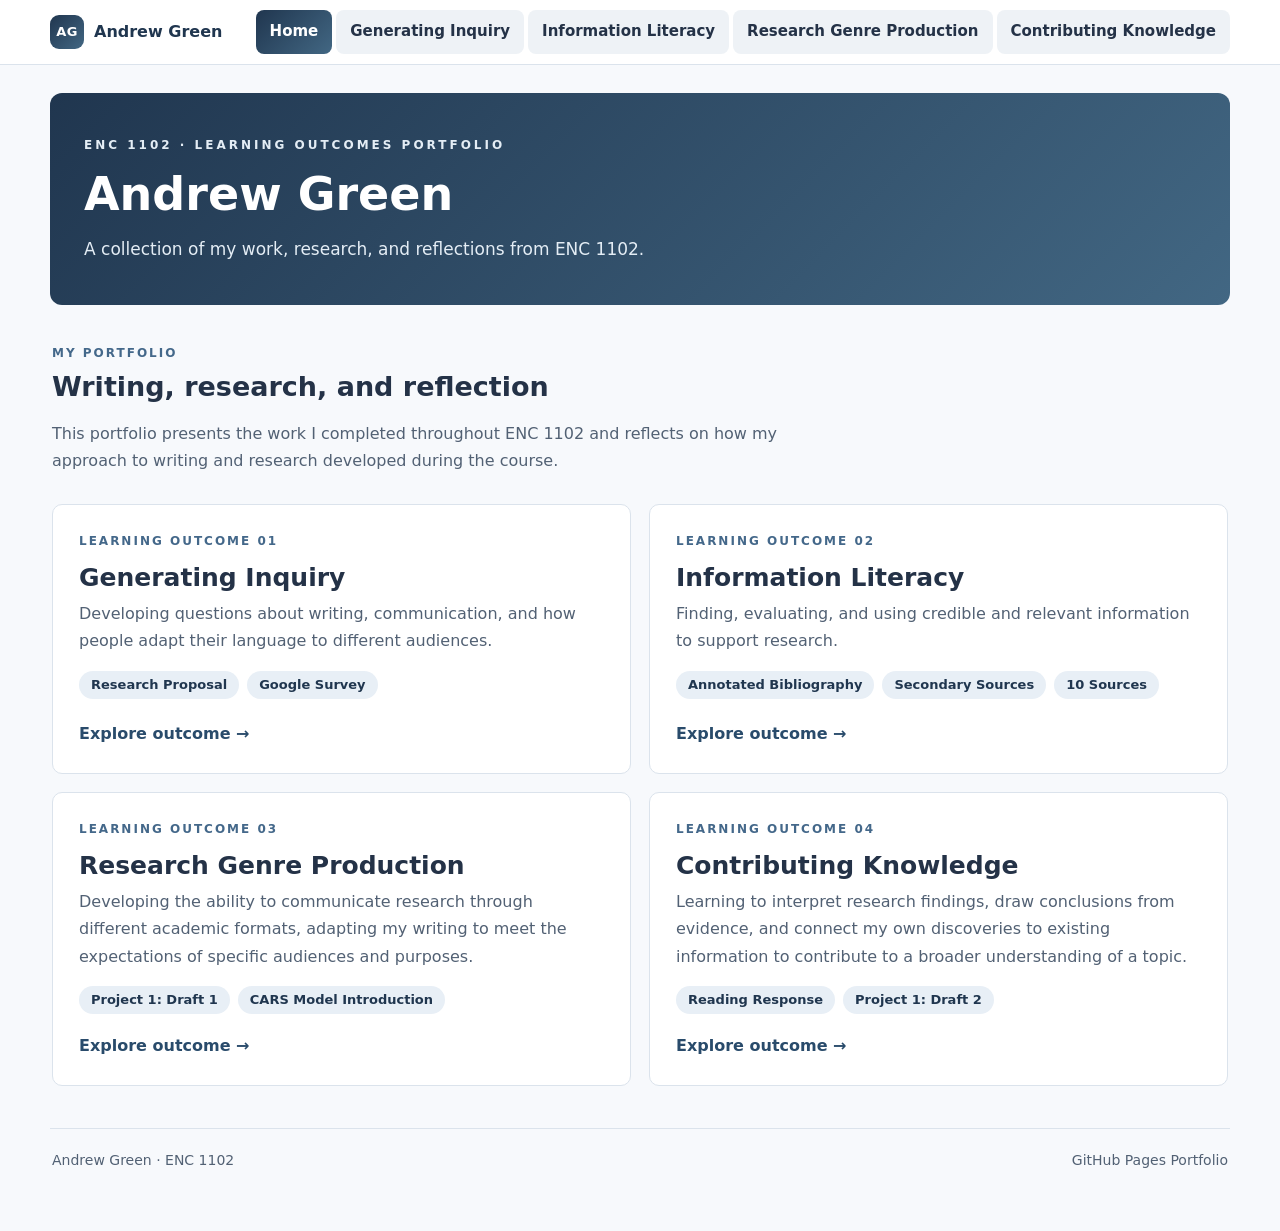
<file: index.html>
<!doctype html>
<html lang="en">
  <head>
    <meta charset="utf-8" />
    <meta name="viewport" content="width=device-width, initial-scale=1" />
    <title>Andrew Green | ENC 1102 Portfolio</title>
    <meta
      name="description"
      content="Andrew Green's ENC 1102 learning outcomes portfolio."
    />
    <meta name="theme-color" content="#20364f" />
    <meta property="og:type" content="website" />
    <meta property="og:title" content="Andrew Green | ENC 1102 Portfolio" />
    <meta
      property="og:description"
      content="Andrew Green's ENC 1102 learning outcomes portfolio."
    />
    <link rel="icon" type="image/x-icon" href="favicon.ico" />
    <script>
      document.documentElement.className += " js";
    </script>
    <link rel="stylesheet" href="style.css?v=20261103" />
    <script src="assets/site.js?v=20261103" defer></script>
  </head>
  <body id="top">
    <a class="skip-link" href="#main">Skip to content</a>
    <header class="site-header">
      <div class="nav-inner">
        <a class="brand" href="index.html"
          ><span class="brand-mark" aria-hidden="true">AG</span
          ><span>Andrew Green</span></a
        >
        <button
          class="nav-toggle"
          type="button"
          aria-expanded="false"
          aria-controls="site-nav"
          aria-label="Menu"
        >
          <span class="bars" aria-hidden="true"></span>
        </button>
        <nav class="site-nav" id="site-nav" aria-label="Main">
          <a href="index.html" aria-current="page">Home</a
          ><a href="outcome-1.html">Generating Inquiry</a
          ><a href="outcome-2.html">Information Literacy</a
          ><a href="outcome-3.html">Research Genre Production</a
          ><a href="outcome-4.html">Contributing Knowledge</a>
        </nav>
      </div>
    </header>
    <div class="site-shell">
      <div class="hero">
        <p class="eyebrow">ENC 1102 · LEARNING OUTCOMES PORTFOLIO</p>
        <h1>Andrew Green</h1>
        <p class="hero-lede">
          A collection of my work, research, and reflections from ENC 1102.
        </p>
      </div>

      <main id="main" tabindex="-1">
        <section class="intro">
          <p class="section-label">MY PORTFOLIO</p>
          <h2>Writing, research, and reflection</h2>
          <p>
            This portfolio presents the work I completed throughout ENC 1102 and
            reflects on how my approach to writing and research developed during
            the course.
          </p>
        </section>

        <section class="outcome-grid" aria-label="Learning outcomes">
          <a class="outcome-card" href="outcome-1.html">
            <span class="card-number">LEARNING OUTCOME 01</span>
            <h2>Generating Inquiry</h2>
            <p>
              Developing questions about writing, communication, and how people
              adapt their language to different audiences.
            </p>
            <ul class="chips">
              <li>Research Proposal</li>
              <li>Google Survey</li>
            </ul>
            <span class="card-link"
              >Explore outcome <span aria-hidden="true">→</span></span
            >
          </a>
          <a class="outcome-card" href="outcome-2.html">
            <span class="card-number">LEARNING OUTCOME 02</span>
            <h2>Information Literacy</h2>
            <p>
              Finding, evaluating, and using credible and relevant information
              to support research.
            </p>
            <ul class="chips">
              <li>Annotated Bibliography</li>
              <li>Secondary Sources</li>
              <li>10 Sources</li>
            </ul>
            <span class="card-link"
              >Explore outcome <span aria-hidden="true">→</span></span
            >
          </a>
          <a class="outcome-card" href="outcome-3.html">
            <span class="card-number">LEARNING OUTCOME 03</span>
            <h2>Research Genre Production</h2>
            <p>
              Developing the ability to communicate research through different
              academic formats, adapting my writing to meet the expectations of
              specific audiences and purposes.
            </p>
            <ul class="chips">
              <li>Project 1: Draft 1</li>
              <li>CARS Model Introduction</li>
            </ul>
            <span class="card-link"
              >Explore outcome <span aria-hidden="true">→</span></span
            >
          </a>
          <a class="outcome-card" href="outcome-4.html">
            <span class="card-number">LEARNING OUTCOME 04</span>
            <h2>Contributing Knowledge</h2>
            <p>
              Learning to interpret research findings, draw conclusions from
              evidence, and connect my own discoveries to existing information
              to contribute to a broader understanding of a topic.
            </p>
            <ul class="chips">
              <li>Reading Response</li>
              <li>Project 1: Draft 2</li>
            </ul>
            <span class="card-link"
              >Explore outcome <span aria-hidden="true">→</span></span
            >
          </a>
        </section>
      </main>

      <footer class="site-footer">
        <span>Andrew Green · ENC 1102</span><span>GitHub Pages Portfolio</span>
      </footer>
    </div>
    <a class="to-top" href="#top" aria-label="Back to top"
      ><span aria-hidden="true">↑</span></a
    >
  </body>
</html>
</file>
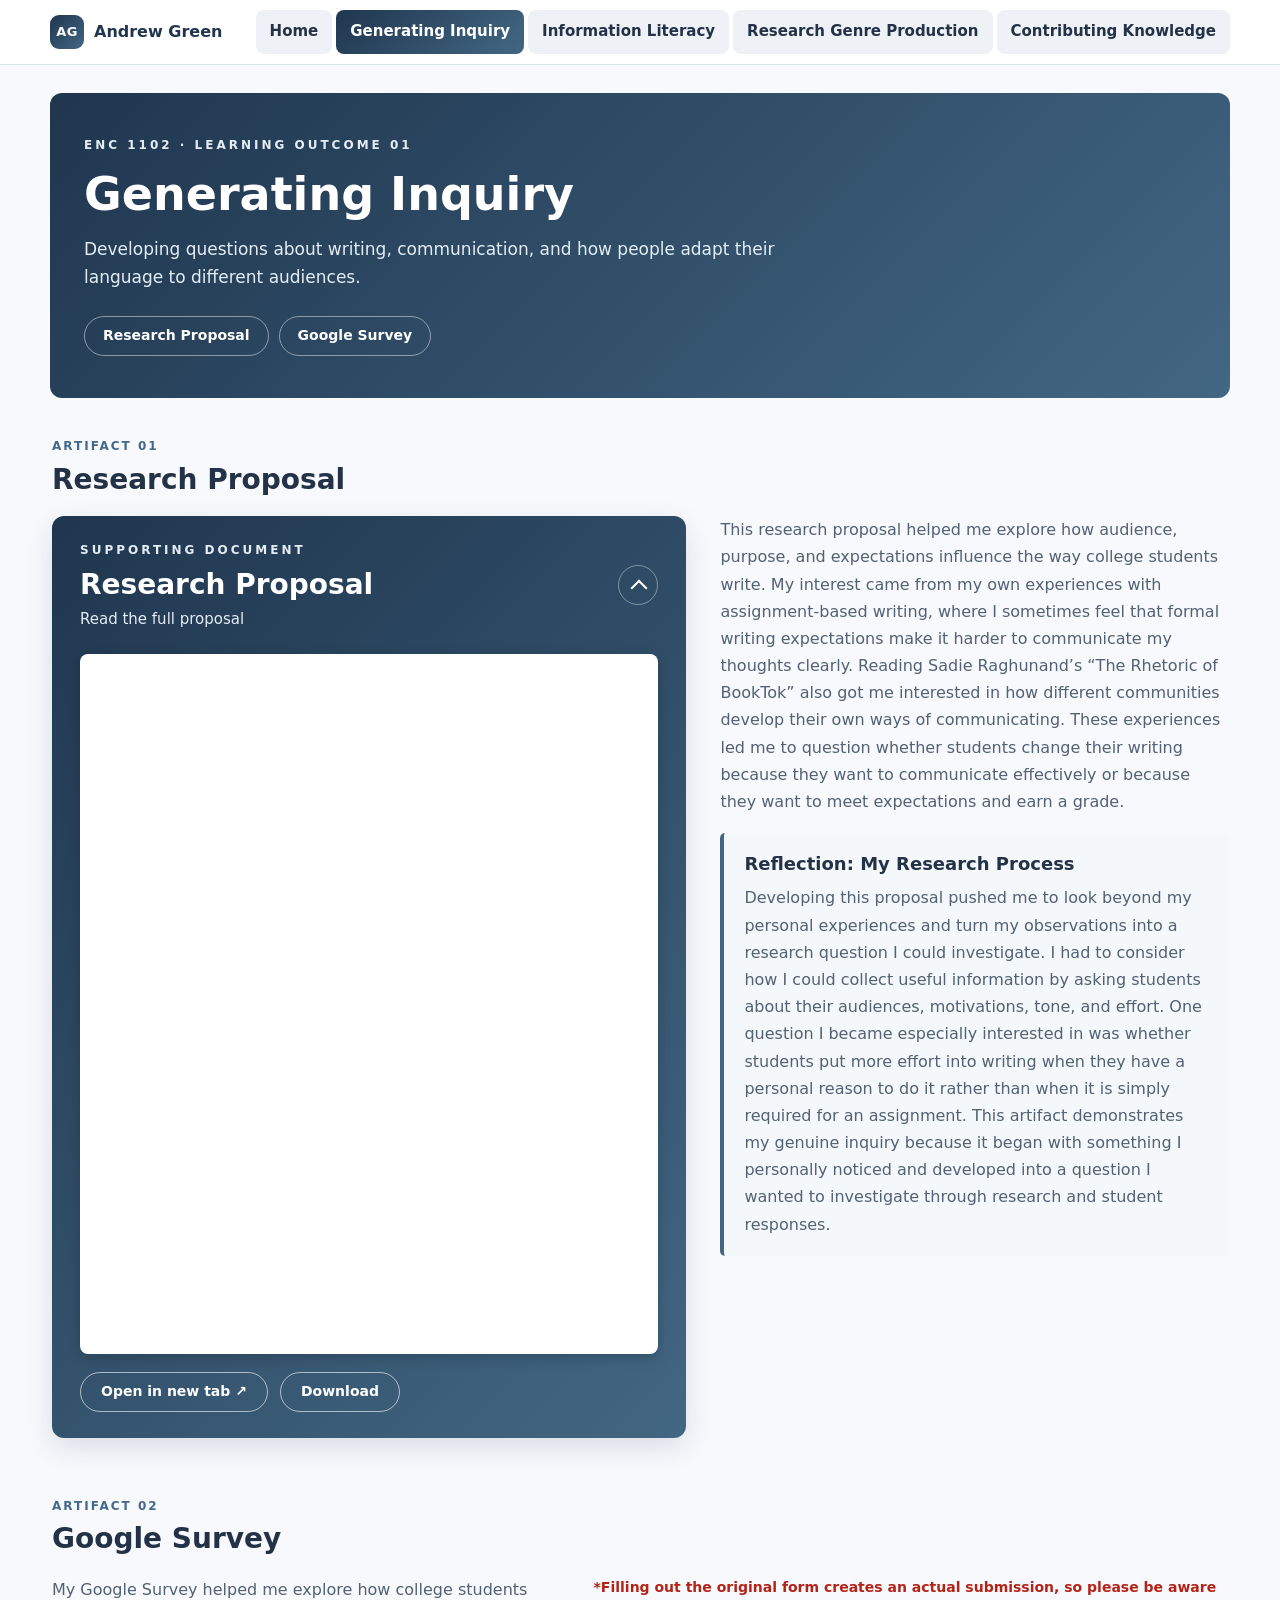
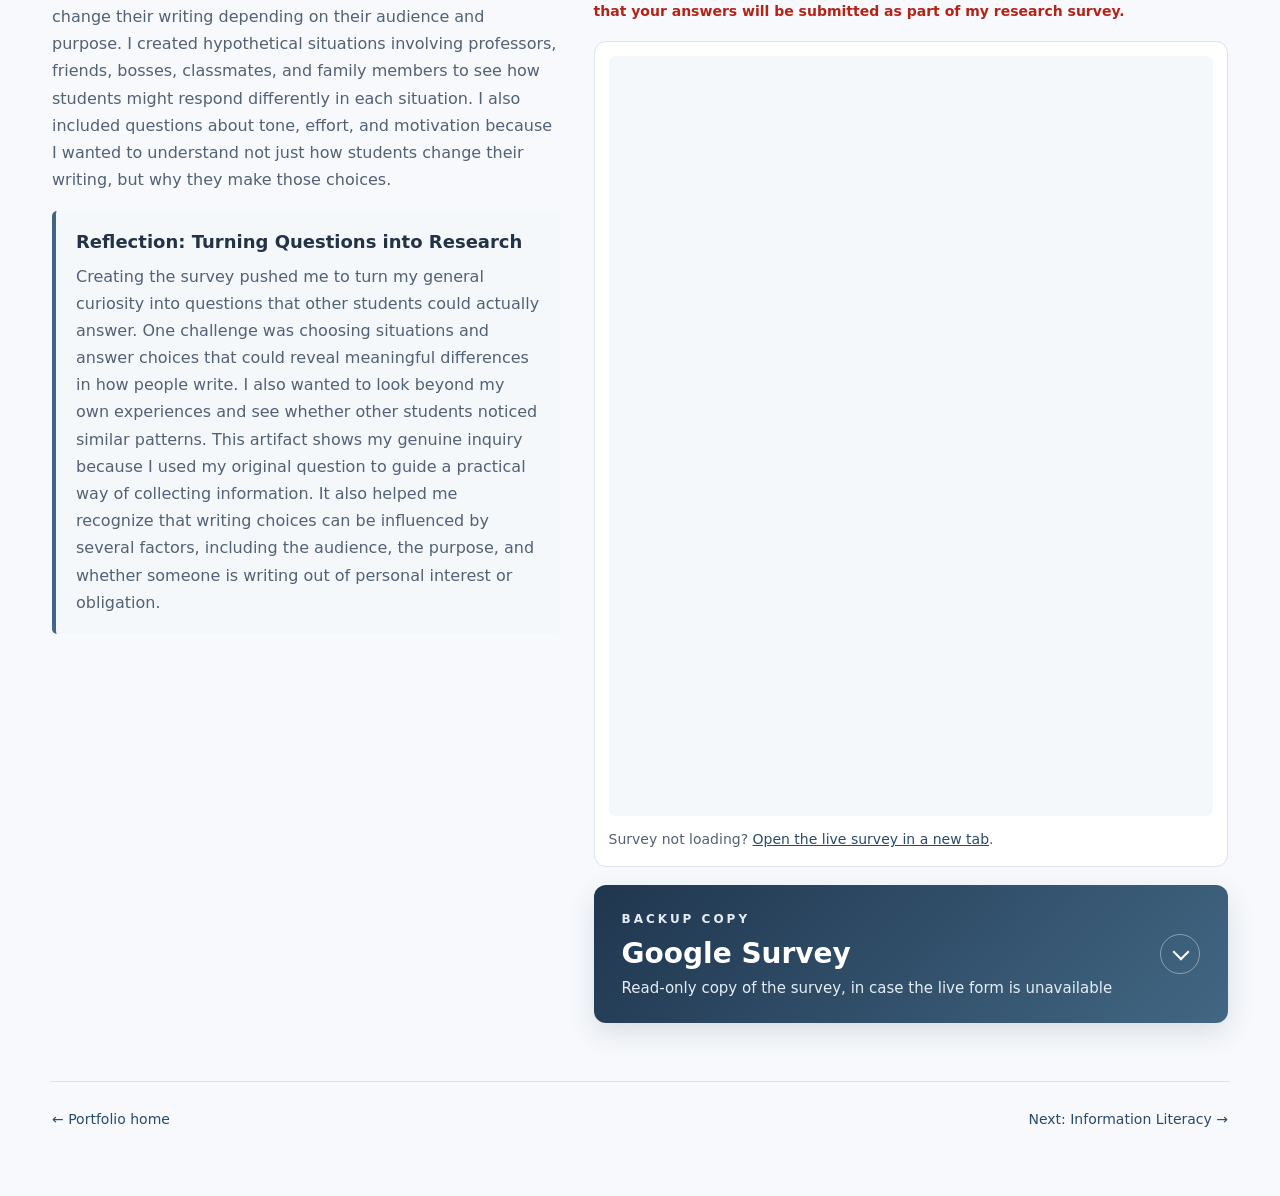
<file: outcome-1.html>
<!doctype html>
<html lang="en">
  <head>
    <meta charset="utf-8" />
    <meta name="viewport" content="width=device-width, initial-scale=1" />
    <title>Generating Inquiry | Andrew Green</title>
    <meta
      name="description"
      content="ENC 1102 Learning Outcome 1: Generating Inquiry."
    />
    <meta name="theme-color" content="#20364f" />
    <meta property="og:type" content="website" />
    <meta property="og:title" content="Generating Inquiry | Andrew Green" />
    <meta
      property="og:description"
      content="ENC 1102 Learning Outcome 1: Generating Inquiry."
    />
    <link rel="icon" type="image/x-icon" href="favicon.ico" />
    <script>
      document.documentElement.className += " js";
    </script>
    <link rel="stylesheet" href="style.css?v=20261103" />
    <script src="assets/site.js?v=20261103" defer></script>
  </head>
  <body id="top">
    <a class="skip-link" href="#main">Skip to content</a>
    <header class="site-header">
      <div class="nav-inner">
        <a class="brand" href="index.html"
          ><span class="brand-mark" aria-hidden="true">AG</span
          ><span>Andrew Green</span></a
        >
        <button
          class="nav-toggle"
          type="button"
          aria-expanded="false"
          aria-controls="site-nav"
          aria-label="Menu"
        >
          <span class="bars" aria-hidden="true"></span>
        </button>
        <nav class="site-nav" id="site-nav" aria-label="Main">
          <a href="index.html">Home</a
          ><a href="outcome-1.html" aria-current="page">Generating Inquiry</a
          ><a href="outcome-2.html">Information Literacy</a
          ><a href="outcome-3.html">Research Genre Production</a
          ><a href="outcome-4.html">Contributing Knowledge</a>
        </nav>
      </div>
    </header>
    <div class="site-shell">
      <div class="hero">
        <p class="eyebrow">ENC 1102 · LEARNING OUTCOME 01</p>
        <h1>Generating Inquiry</h1>
        <p class="hero-lede">
          Developing questions about writing, communication, and how people
          adapt their language to different audiences.
        </p>
        <nav class="jump" aria-label="On this page">
          <a href="#research-proposal">Research Proposal</a
          ><a href="#google-survey">Google Survey</a>
        </nav>
      </div>

      <main id="main" tabindex="-1">
        <section
          class="artifact"
          id="research-proposal"
          aria-labelledby="h-research-proposal"
        >
          <div class="artifact-head">
            <p class="section-label">ARTIFACT 01</p>
            <h2 id="h-research-proposal">Research Proposal</h2>
          </div>
          <div class="split">
            <div class="split-media">
              <details class="doc-panel" open>
                <summary>
                  <span
                    ><span class="doc-eyebrow">SUPPORTING DOCUMENT</span
                    ><span class="doc-title">Research Proposal</span
                    ><span class="doc-sub">Read the full proposal</span></span
                  ><span class="doc-chevron" aria-hidden="true"></span>
                </summary>
                <div class="doc-body">
                  <iframe
                    class="doc-frame"
                    src="assets/pdfs/research-proposal.pdf?v=20261103#view=FitH"
                    title="Research Proposal document"
                    loading="lazy"
                  ></iframe>
                  <div class="doc-actions">
                    <a
                      href="assets/pdfs/research-proposal.pdf"
                      target="_blank"
                      rel="noopener"
                      >Open in new tab ↗</a
                    ><a href="assets/pdfs/research-proposal.pdf" download
                      >Download</a
                    >
                  </div>
                </div>
              </details>
            </div>
            <div class="split-text">
              <p class="artifact-description">
                This research proposal helped me explore how audience, purpose,
                and expectations influence the way college students write. My
                interest came from my own experiences with assignment-based
                writing, where I sometimes feel that formal writing expectations
                make it harder to communicate my thoughts clearly. Reading Sadie
                Raghunand’s “The Rhetoric of BookTok” also got me interested in
                how different communities develop their own ways of
                communicating. These experiences led me to question whether
                students change their writing because they want to communicate
                effectively or because they want to meet expectations and earn a
                grade.
              </p>
              <div class="reflection">
                <h3>Reflection: My Research Process</h3>
                <p>
                  Developing this proposal pushed me to look beyond my personal
                  experiences and turn my observations into a research question
                  I could investigate. I had to consider how I could collect
                  useful information by asking students about their audiences,
                  motivations, tone, and effort. One question I became
                  especially interested in was whether students put more effort
                  into writing when they have a personal reason to do it rather
                  than when it is simply required for an assignment. This
                  artifact demonstrates my genuine inquiry because it began with
                  something I personally noticed and developed into a question I
                  wanted to investigate through research and student responses.
                </p>
              </div>
            </div>
          </div>
        </section>

        <section
          class="artifact"
          id="google-survey"
          aria-labelledby="h-google-survey"
        >
          <div class="artifact-head">
            <p class="section-label">ARTIFACT 02</p>
            <h2 id="h-google-survey">Google Survey</h2>
          </div>
          <div class="split flip">
            <div class="split-media">
              <p class="notice">
                *Filling out the original form creates an actual submission, so
                please be aware that your answers will be submitted as part of
                my research survey.
              </p>
              <div class="survey-embed">
                <iframe
                  class="survey-frame"
                  src="https://docs.google.com/forms/d/e/1FAIpQLSekz3GhwXS84JkmCyIi5r4LxIv-YNMkWBU6Z1KGNJODRL1lNA/viewform?embedded=true"
                  title="How College Students Change Their Writing for Different Audiences (Google Form)"
                  loading="lazy"
                  >Loading survey&hellip;</iframe
                >
                <p class="pdf-note">
                  Survey not loading?
                  <a
                    href="https://docs.google.com/forms/d/e/1FAIpQLSekz3GhwXS84JkmCyIi5r4LxIv-YNMkWBU6Z1KGNJODRL1lNA/viewform"
                    target="_blank"
                    rel="noopener"
                    >Open the live survey in a new tab</a
                  >.
                </p>
              </div>
              <details class="doc-panel">
                <summary>
                  <span
                    ><span class="doc-eyebrow">BACKUP COPY</span
                    ><span class="doc-title">Google Survey</span
                    ><span class="doc-sub"
                      >Read-only copy of the survey, in case the live form is
                      unavailable</span
                    ></span
                  ><span class="doc-chevron" aria-hidden="true"></span>
                </summary>
                <div class="doc-body">
                  <iframe
                    class="doc-frame"
                    src="assets/pdfs/google-survey.pdf?v=20261103#view=FitH"
                    title="Google Survey backup copy"
                    loading="lazy"
                  ></iframe>
                  <div class="doc-actions">
                    <a
                      href="assets/pdfs/google-survey.pdf"
                      target="_blank"
                      rel="noopener"
                      >Open in new tab ↗</a
                    ><a href="assets/pdfs/google-survey.pdf" download
                      >Download</a
                    >
                  </div>
                </div>
              </details>
            </div>
            <div class="split-text">
              <p class="artifact-description">
                My Google Survey helped me explore how college students change
                their writing depending on their audience and purpose. I created
                hypothetical situations involving professors, friends, bosses,
                classmates, and family members to see how students might respond
                differently in each situation. I also included questions about
                tone, effort, and motivation because I wanted to understand not
                just how students change their writing, but why they make those
                choices.
              </p>
              <div class="reflection">
                <h3>Reflection: Turning Questions into Research</h3>
                <p>
                  Creating the survey pushed me to turn my general curiosity
                  into questions that other students could actually answer. One
                  challenge was choosing situations and answer choices that
                  could reveal meaningful differences in how people write. I
                  also wanted to look beyond my own experiences and see whether
                  other students noticed similar patterns. This artifact shows
                  my genuine inquiry because I used my original question to
                  guide a practical way of collecting information. It also
                  helped me recognize that writing choices can be influenced by
                  several factors, including the audience, the purpose, and
                  whether someone is writing out of personal interest or
                  obligation.
                </p>
              </div>
            </div>
          </div>
        </section>
      </main>

      <footer class="site-footer">
        <a href="index.html">← Portfolio home</a
        ><a href="outcome-2.html">Next: Information Literacy →</a>
      </footer>
    </div>
    <a class="to-top" href="#top" aria-label="Back to top"
      ><span aria-hidden="true">↑</span></a
    >
  </body>
</html>
</file>
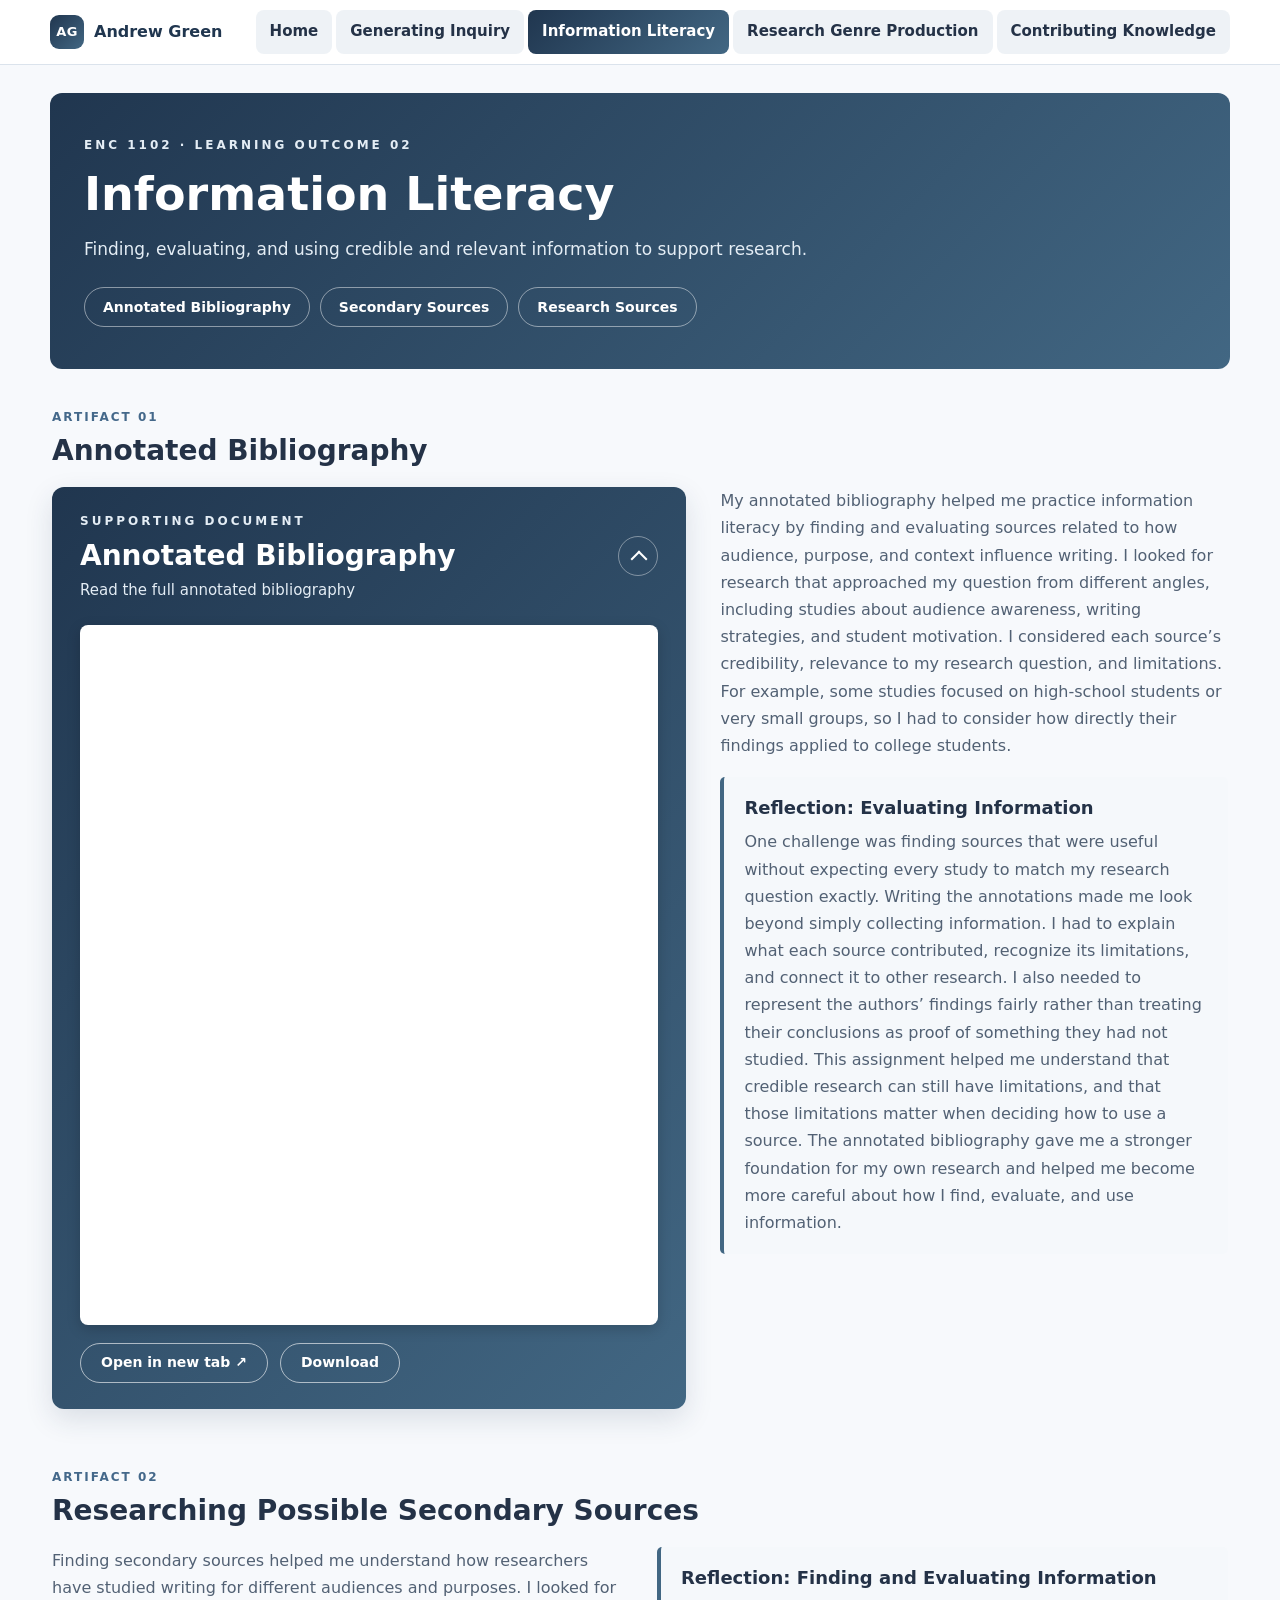
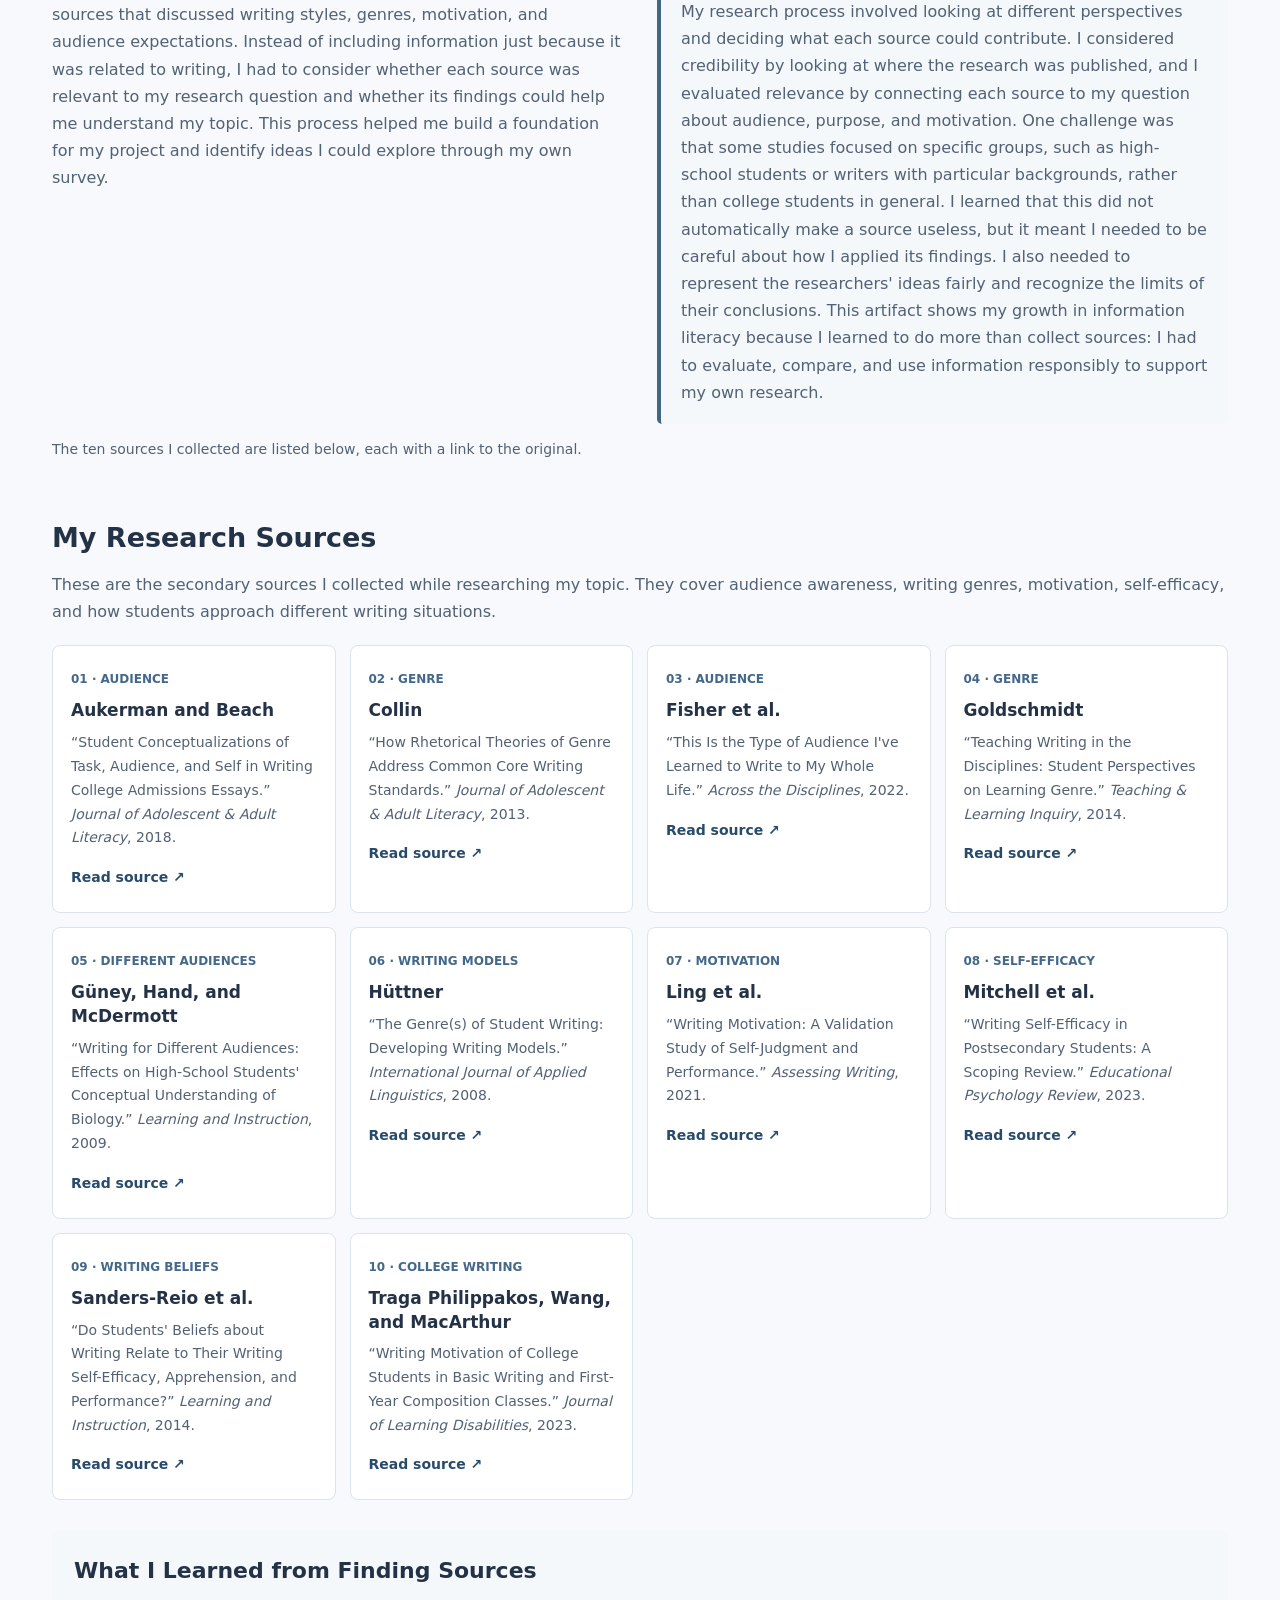
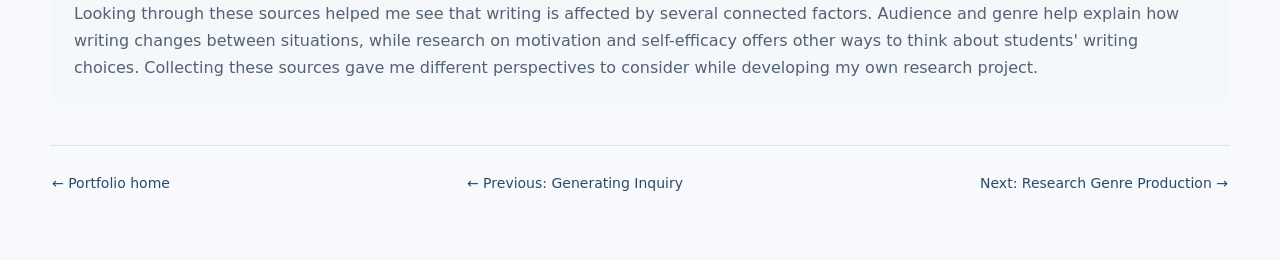
<file: outcome-2.html>
<!doctype html>
<html lang="en">
  <head>
    <meta charset="utf-8" />
    <meta name="viewport" content="width=device-width, initial-scale=1" />
    <title>Information Literacy | Andrew Green</title>
    <meta
      name="description"
      content="ENC 1102 Learning Outcome 2: Information Literacy."
    />
    <meta name="theme-color" content="#20364f" />
    <meta property="og:type" content="website" />
    <meta property="og:title" content="Information Literacy | Andrew Green" />
    <meta
      property="og:description"
      content="ENC 1102 Learning Outcome 2: Information Literacy."
    />
    <link rel="icon" type="image/x-icon" href="favicon.ico" />
    <script>
      document.documentElement.className += " js";
    </script>
    <link rel="stylesheet" href="style.css?v=20261103" />
    <script src="assets/site.js?v=20261103" defer></script>
  </head>
  <body id="top">
    <a class="skip-link" href="#main">Skip to content</a>
    <header class="site-header">
      <div class="nav-inner">
        <a class="brand" href="index.html"
          ><span class="brand-mark" aria-hidden="true">AG</span
          ><span>Andrew Green</span></a
        >
        <button
          class="nav-toggle"
          type="button"
          aria-expanded="false"
          aria-controls="site-nav"
          aria-label="Menu"
        >
          <span class="bars" aria-hidden="true"></span>
        </button>
        <nav class="site-nav" id="site-nav" aria-label="Main">
          <a href="index.html">Home</a
          ><a href="outcome-1.html">Generating Inquiry</a
          ><a href="outcome-2.html" aria-current="page">Information Literacy</a
          ><a href="outcome-3.html">Research Genre Production</a
          ><a href="outcome-4.html">Contributing Knowledge</a>
        </nav>
      </div>
    </header>
    <div class="site-shell">
      <div class="hero">
        <p class="eyebrow">ENC 1102 · LEARNING OUTCOME 02</p>
        <h1>Information Literacy</h1>
        <p class="hero-lede">
          Finding, evaluating, and using credible and relevant information to
          support research.
        </p>
        <nav class="jump" aria-label="On this page">
          <a href="#annotated-bibliography">Annotated Bibliography</a
          ><a href="#secondary-sources">Secondary Sources</a
          ><a href="#my-research-sources">Research Sources</a>
        </nav>
      </div>

      <main id="main" tabindex="-1">
        <section
          class="artifact"
          id="annotated-bibliography"
          aria-labelledby="h-annotated-bibliography"
        >
          <div class="artifact-head">
            <p class="section-label">ARTIFACT 01</p>
            <h2 id="h-annotated-bibliography">Annotated Bibliography</h2>
          </div>
          <div class="split">
            <div class="split-media">
              <details class="doc-panel" open>
                <summary>
                  <span
                    ><span class="doc-eyebrow">SUPPORTING DOCUMENT</span
                    ><span class="doc-title">Annotated Bibliography</span
                    ><span class="doc-sub"
                      >Read the full annotated bibliography</span
                    ></span
                  ><span class="doc-chevron" aria-hidden="true"></span>
                </summary>
                <div class="doc-body">
                  <iframe
                    class="doc-frame"
                    src="assets/pdfs/annotated-bibliography.pdf?v=20261103#view=FitH"
                    title="Annotated Bibliography document"
                    loading="lazy"
                  ></iframe>
                  <div class="doc-actions">
                    <a
                      href="assets/pdfs/annotated-bibliography.pdf"
                      target="_blank"
                      rel="noopener"
                      >Open in new tab ↗</a
                    ><a href="assets/pdfs/annotated-bibliography.pdf" download
                      >Download</a
                    >
                  </div>
                </div>
              </details>
            </div>
            <div class="split-text">
              <p class="artifact-description">
                My annotated bibliography helped me practice information
                literacy by finding and evaluating sources related to how
                audience, purpose, and context influence writing. I looked for
                research that approached my question from different angles,
                including studies about audience awareness, writing strategies,
                and student motivation. I considered each source’s credibility,
                relevance to my research question, and limitations. For example,
                some studies focused on high-school students or very small
                groups, so I had to consider how directly their findings applied
                to college students.
              </p>
              <div class="reflection">
                <h3>Reflection: Evaluating Information</h3>
                <p>
                  One challenge was finding sources that were useful without
                  expecting every study to match my research question exactly.
                  Writing the annotations made me look beyond simply collecting
                  information. I had to explain what each source contributed,
                  recognize its limitations, and connect it to other research. I
                  also needed to represent the authors’ findings fairly rather
                  than treating their conclusions as proof of something they had
                  not studied. This assignment helped me understand that
                  credible research can still have limitations, and that those
                  limitations matter when deciding how to use a source. The
                  annotated bibliography gave me a stronger foundation for my
                  own research and helped me become more careful about how I
                  find, evaluate, and use information.
                </p>
              </div>
            </div>
          </div>
        </section>

        <section
          class="artifact"
          id="secondary-sources"
          aria-labelledby="h-secondary-sources"
        >
          <div class="artifact-head">
            <p class="section-label">ARTIFACT 02</p>
            <h2 id="h-secondary-sources">
              Researching Possible Secondary Sources
            </h2>
          </div>
          <div class="split two-text">
            <p class="artifact-description">
              Finding secondary sources helped me understand how researchers
              have studied writing for different audiences and purposes. I
              looked for sources that discussed writing styles, genres,
              motivation, and audience expectations. Instead of including
              information just because it was related to writing, I had to
              consider whether each source was relevant to my research question
              and whether its findings could help me understand my topic. This
              process helped me build a foundation for my project and identify
              ideas I could explore through my own survey.
            </p>
            <div class="reflection">
              <h3>Reflection: Finding and Evaluating Information</h3>
              <p>
                My research process involved looking at different perspectives
                and deciding what each source could contribute. I considered
                credibility by looking at where the research was published, and
                I evaluated relevance by connecting each source to my question
                about audience, purpose, and motivation. One challenge was that
                some studies focused on specific groups, such as high-school
                students or writers with particular backgrounds, rather than
                college students in general. I learned that this did not
                automatically make a source useless, but it meant I needed to be
                careful about how I applied its findings. I also needed to
                represent the researchers' ideas fairly and recognize the limits
                of their conclusions. This artifact shows my growth in
                information literacy because I learned to do more than collect
                sources: I had to evaluate, compare, and use information
                responsibly to support my own research.
              </p>
            </div>
          </div>
          <p class="pdf-note">
            The ten sources I collected are listed below, each with a link to
            the original.
          </p>
        </section>

        <section
          class="source-section"
          id="my-research-sources"
          aria-labelledby="h-sources"
        >
          <h2 id="h-sources">My Research Sources</h2>
          <p class="artifact-description">
            These are the secondary sources I collected while researching my
            topic. They cover audience awareness, writing genres, motivation,
            self-efficacy, and how students approach different writing
            situations.
          </p>
          <div class="source-grid">
            <article class="source-card">
              <span>01 · AUDIENCE</span>
              <h3>Aukerman and Beach</h3>
              <p>
                “Student Conceptualizations of Task, Audience, and Self in
                Writing College Admissions Essays.”
                <em>Journal of Adolescent &amp; Adult Literacy</em>, 2018.
              </p>
              <a
                href="https://doi.org/10.1002/jaal.888"
                target="_blank"
                rel="noopener"
                >Read source ↗</a
              >
            </article>
            <article class="source-card">
              <span>02 · GENRE</span>
              <h3>Collin</h3>
              <p>
                “How Rhetorical Theories of Genre Address Common Core Writing
                Standards.” <em>Journal of Adolescent &amp; Adult Literacy</em>,
                2013.
              </p>
              <a
                href="https://doi.org/10.1002/JAAL.221"
                target="_blank"
                rel="noopener"
                >Read source ↗</a
              >
            </article>
            <article class="source-card">
              <span>03 · AUDIENCE</span>
              <h3>Fisher et al.</h3>
              <p>
                “This Is the Type of Audience I've Learned to Write to My Whole
                Life.” <em>Across the Disciplines</em>, 2022.
              </p>
              <a
                href="https://eric.ed.gov/?id=EJ1375058"
                target="_blank"
                rel="noopener"
                >Read source ↗</a
              >
            </article>
            <article class="source-card">
              <span>04 · GENRE</span>
              <h3>Goldschmidt</h3>
              <p>
                “Teaching Writing in the Disciplines: Student Perspectives on
                Learning Genre.” <em>Teaching &amp; Learning Inquiry</em>, 2014.
              </p>
              <a
                href="https://www.jstor.org/stable/10.2979/teachlearninqu.2.2.25"
                target="_blank"
                rel="noopener"
                >Read source ↗</a
              >
            </article>
            <article class="source-card">
              <span>05 · DIFFERENT AUDIENCES</span>
              <h3>Güney, Hand, and McDermott</h3>
              <p>
                “Writing for Different Audiences: Effects on High-School
                Students' Conceptual Understanding of Biology.”
                <em>Learning and Instruction</em>, 2009.
              </p>
              <a
                href="https://doi.org/10.1016/j.learninstruc.2008.07.001"
                target="_blank"
                rel="noopener"
                >Read source ↗</a
              >
            </article>
            <article class="source-card">
              <span>06 · WRITING MODELS</span>
              <h3>Hüttner</h3>
              <p>
                “The Genre(s) of Student Writing: Developing Writing Models.”
                <em>International Journal of Applied Linguistics</em>, 2008.
              </p>
              <a
                href="https://doi.org/10.1111/j.1473-4192.2008.00200.x"
                target="_blank"
                rel="noopener"
                >Read source ↗</a
              >
            </article>
            <article class="source-card">
              <span>07 · MOTIVATION</span>
              <h3>Ling et al.</h3>
              <p>
                “Writing Motivation: A Validation Study of Self-Judgment and
                Performance.” <em>Assessing Writing</em>, 2021.
              </p>
              <a
                href="https://doi.org/10.1016/j.asw.2020.100509"
                target="_blank"
                rel="noopener"
                >Read source ↗</a
              >
            </article>
            <article class="source-card">
              <span>08 · SELF-EFFICACY</span>
              <h3>Mitchell et al.</h3>
              <p>
                “Writing Self-Efficacy in Postsecondary Students: A Scoping
                Review.” <em>Educational Psychology Review</em>, 2023.
              </p>
              <a
                href="https://doi.org/10.1007/s10648-023-09798-2"
                target="_blank"
                rel="noopener"
                >Read source ↗</a
              >
            </article>
            <article class="source-card">
              <span>09 · WRITING BELIEFS</span>
              <h3>Sanders-Reio et al.</h3>
              <p>
                “Do Students' Beliefs about Writing Relate to Their Writing
                Self-Efficacy, Apprehension, and Performance?”
                <em>Learning and Instruction</em>, 2014.
              </p>
              <a
                href="https://doi.org/10.1016/j.learninstruc.2014.02.001"
                target="_blank"
                rel="noopener"
                >Read source ↗</a
              >
            </article>
            <article class="source-card">
              <span>10 · COLLEGE WRITING</span>
              <h3>Traga Philippakos, Wang, and MacArthur</h3>
              <p>
                “Writing Motivation of College Students in Basic Writing and
                First-Year Composition Classes.”
                <em>Journal of Learning Disabilities</em>, 2023.
              </p>
              <a
                href="https://doi.org/10.1177/00222194211053238"
                target="_blank"
                rel="noopener"
                >Read source ↗</a
              >
            </article>
          </div>
        </section>

        <section
          class="reflection closing-reflection"
          aria-labelledby="h-closing"
        >
          <h2 id="h-closing">What I Learned from Finding Sources</h2>
          <p>
            Looking through these sources helped me see that writing is affected
            by several connected factors. Audience and genre help explain how
            writing changes between situations, while research on motivation and
            self-efficacy offers other ways to think about students' writing
            choices. Collecting these sources gave me different perspectives to
            consider while developing my own research project.
          </p>
        </section>
      </main>

      <footer class="site-footer">
        <a href="index.html">← Portfolio home</a
        ><a href="outcome-1.html">← Previous: Generating Inquiry</a
        ><a href="outcome-3.html">Next: Research Genre Production →</a>
      </footer>
    </div>
    <a class="to-top" href="#top" aria-label="Back to top"
      ><span aria-hidden="true">↑</span></a
    >
  </body>
</html>
</file>
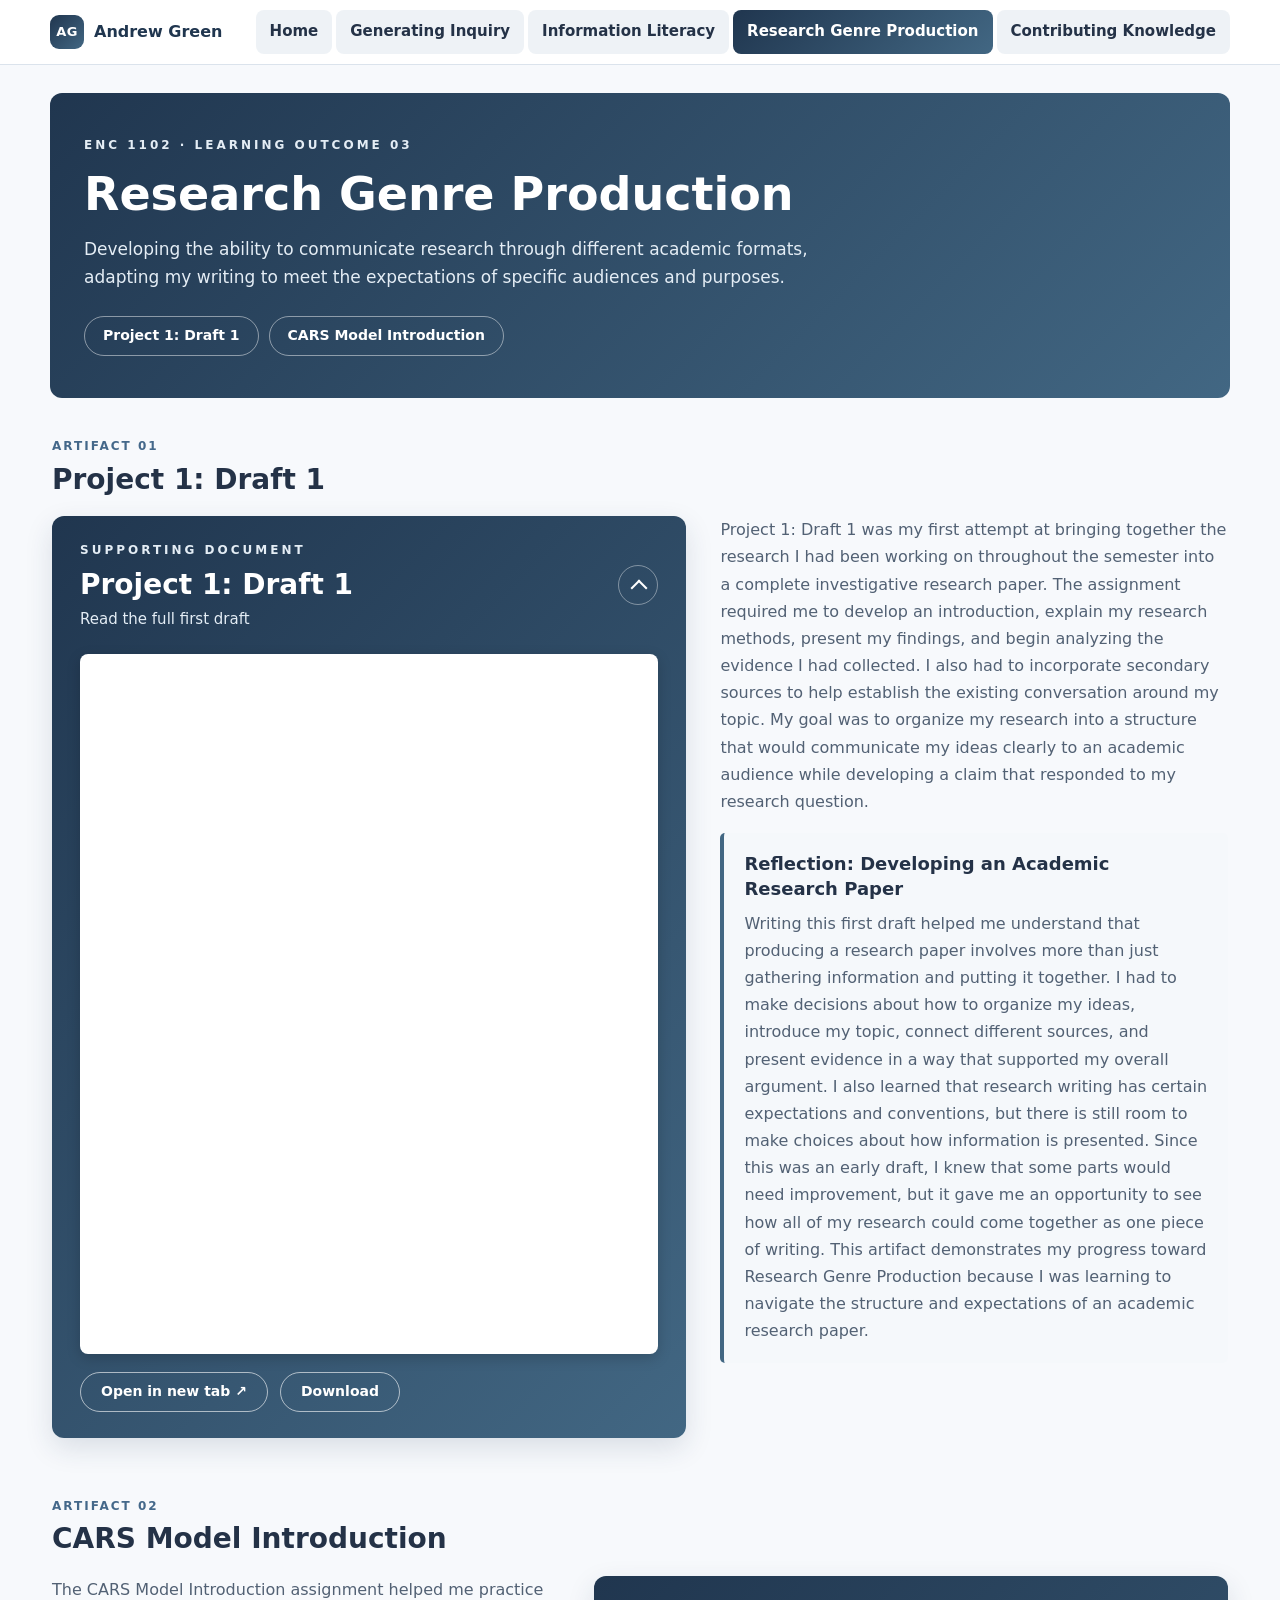
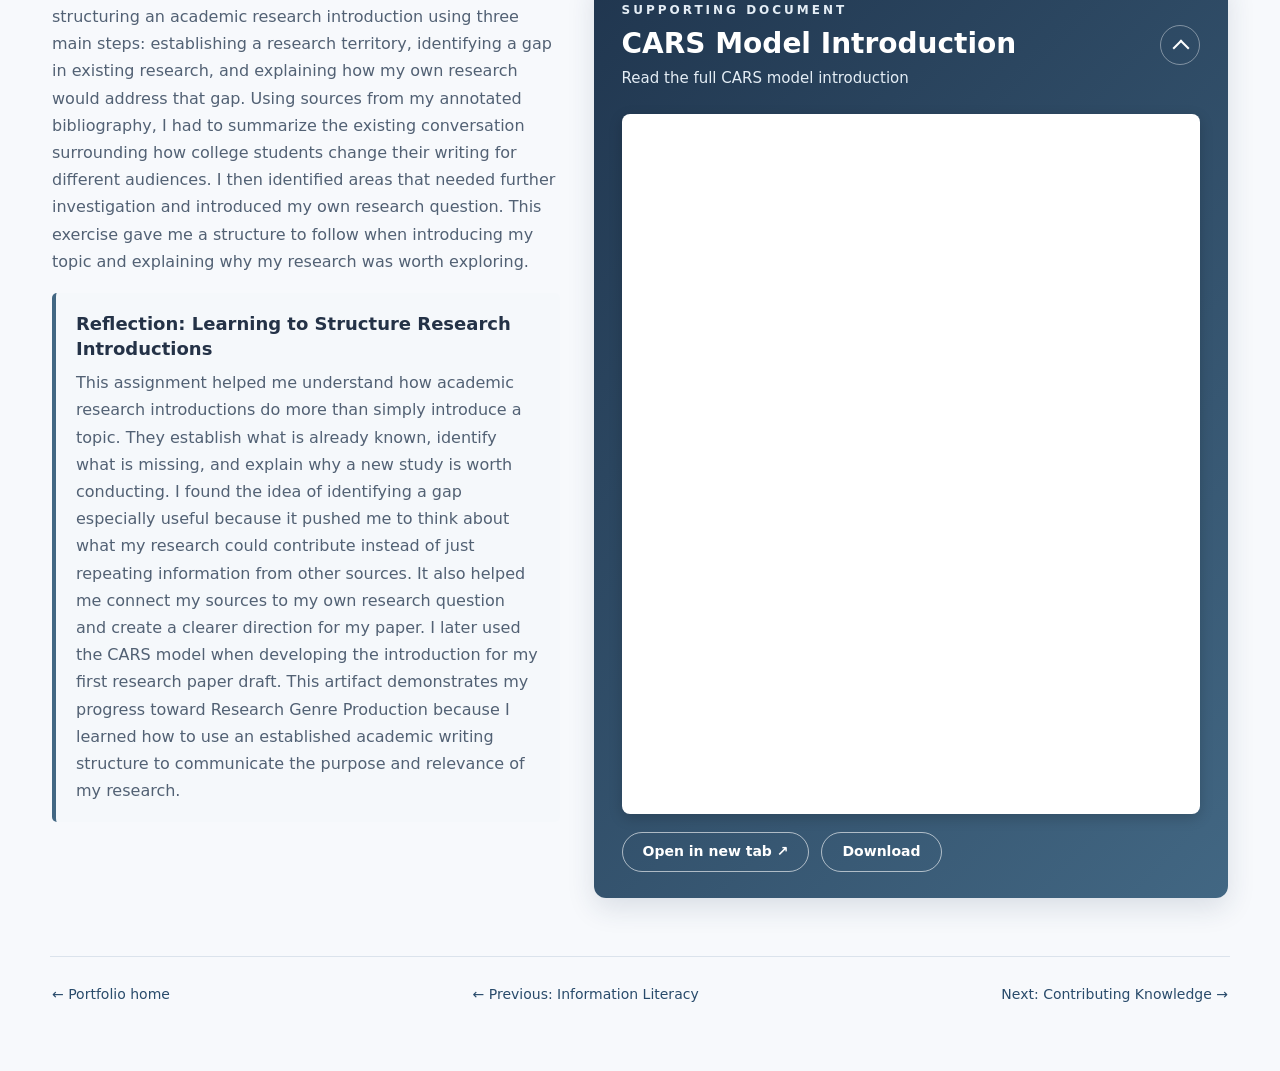
<file: outcome-3.html>
<!doctype html>
<html lang="en">
  <head>
    <meta charset="utf-8" />
    <meta name="viewport" content="width=device-width, initial-scale=1" />
    <title>Research Genre Production | Andrew Green</title>
    <meta
      name="description"
      content="ENC 1102 Learning Outcome 3: Research Genre Production."
    />
    <meta name="theme-color" content="#20364f" />
    <meta property="og:type" content="website" />
    <meta property="og:title" content="Research Genre Production | Andrew Green" />
    <meta
      property="og:description"
      content="ENC 1102 Learning Outcome 3: Research Genre Production."
    />
    <link rel="icon" type="image/x-icon" href="favicon.ico" />
    <script>
      document.documentElement.className += " js";
    </script>
    <link rel="stylesheet" href="style.css?v=20261103" />
    <script src="assets/site.js?v=20261103" defer></script>
  </head>
  <body id="top">
    <a class="skip-link" href="#main">Skip to content</a>
    <header class="site-header">
      <div class="nav-inner">
        <a class="brand" href="index.html"
          ><span class="brand-mark" aria-hidden="true">AG</span
          ><span>Andrew Green</span></a
        >
        <button
          class="nav-toggle"
          type="button"
          aria-expanded="false"
          aria-controls="site-nav"
          aria-label="Menu"
        >
          <span class="bars" aria-hidden="true"></span>
        </button>
        <nav class="site-nav" id="site-nav" aria-label="Main">
          <a href="index.html">Home</a
          ><a href="outcome-1.html">Generating Inquiry</a
          ><a href="outcome-2.html">Information Literacy</a
          ><a href="outcome-3.html" aria-current="page">Research Genre Production</a
          ><a href="outcome-4.html">Contributing Knowledge</a>
        </nav>
      </div>
    </header>
    <div class="site-shell">
      <div class="hero">
        <p class="eyebrow">ENC 1102 · LEARNING OUTCOME 03</p>
        <h1>Research Genre Production</h1>
        <p class="hero-lede">
          Developing the ability to communicate research through different academic formats, adapting my writing to meet the expectations of specific audiences and purposes.
        </p>
        <nav class="jump" aria-label="On this page">
          <a href="#project-1-draft-1">Project 1: Draft 1</a
          ><a href="#cars-model-introduction">CARS Model Introduction</a>
        </nav>
      </div>

      <main id="main" tabindex="-1">
        <section
          class="artifact"
          id="project-1-draft-1"
          aria-labelledby="h-project-1-draft-1"
        >
          <div class="artifact-head">
            <p class="section-label">ARTIFACT 01</p>
            <h2 id="h-project-1-draft-1">Project 1: Draft 1</h2>
          </div>
          <div class="split">
            <div class="split-media">
              <details class="doc-panel" open>
                <summary>
                  <span
                    ><span class="doc-eyebrow">SUPPORTING DOCUMENT</span
                    ><span class="doc-title">Project 1: Draft 1</span
                    ><span class="doc-sub"
                      >Read the full first draft</span
                    ></span
                  ><span class="doc-chevron" aria-hidden="true"></span>
                </summary>
                <div class="doc-body">
                  <iframe
                    class="doc-frame"
                    src="assets/pdfs/project-1-draft-1.pdf?v=20261103#view=FitH"
                    title="Project 1: Draft 1 document"
                    loading="lazy"
                  ></iframe>
                  <div class="doc-actions">
                    <a
                      href="assets/pdfs/project-1-draft-1.pdf"
                      target="_blank"
                      rel="noopener"
                      >Open in new tab ↗</a
                    ><a href="assets/pdfs/project-1-draft-1.pdf" download
                      >Download</a
                    >
                  </div>
                </div>
              </details>
            </div>
            <div class="split-text">
              <p class="artifact-description">
                Project 1: Draft 1 was my first attempt at bringing together the research I had been working on throughout the semester into a complete investigative research paper. The assignment required me to develop an introduction, explain my research methods, present my findings, and begin analyzing the evidence I had collected. I also had to incorporate secondary sources to help establish the existing conversation around my topic. My goal was to organize my research into a structure that would communicate my ideas clearly to an academic audience while developing a claim that responded to my research question.
              </p>
              <div class="reflection">
                <h3>Reflection: Developing an Academic Research Paper</h3>
                <p>
                  Writing this first draft helped me understand that producing a research paper involves more than just gathering information and putting it together. I had to make decisions about how to organize my ideas, introduce my topic, connect different sources, and present evidence in a way that supported my overall argument. I also learned that research writing has certain expectations and conventions, but there is still room to make choices about how information is presented. Since this was an early draft, I knew that some parts would need improvement, but it gave me an opportunity to see how all of my research could come together as one piece of writing. This artifact demonstrates my progress toward Research Genre Production because I was learning to navigate the structure and expectations of an academic research paper.
                </p>
              </div>
            </div>
          </div>
        </section>

        <section
          class="artifact"
          id="cars-model-introduction"
          aria-labelledby="h-cars-model-introduction"
        >
          <div class="artifact-head">
            <p class="section-label">ARTIFACT 02</p>
            <h2 id="h-cars-model-introduction">CARS Model Introduction</h2>
          </div>
          <div class="split flip">
            <div class="split-media">
              <details class="doc-panel" open>
                <summary>
                  <span
                    ><span class="doc-eyebrow">SUPPORTING DOCUMENT</span
                    ><span class="doc-title">CARS Model Introduction</span
                    ><span class="doc-sub"
                      >Read the full CARS model introduction</span
                    ></span
                  ><span class="doc-chevron" aria-hidden="true"></span>
                </summary>
                <div class="doc-body">
                  <iframe
                    class="doc-frame"
                    src="assets/pdfs/cars-model-introduction.pdf?v=20261103#view=FitH"
                    title="CARS Model Introduction document"
                    loading="lazy"
                  ></iframe>
                  <div class="doc-actions">
                    <a
                      href="assets/pdfs/cars-model-introduction.pdf"
                      target="_blank"
                      rel="noopener"
                      >Open in new tab ↗</a
                    ><a href="assets/pdfs/cars-model-introduction.pdf" download
                      >Download</a
                    >
                  </div>
                </div>
              </details>
            </div>
            <div class="split-text">
              <p class="artifact-description">
                The CARS Model Introduction assignment helped me practice structuring an academic research introduction using three main steps: establishing a research territory, identifying a gap in existing research, and explaining how my own research would address that gap. Using sources from my annotated bibliography, I had to summarize the existing conversation surrounding how college students change their writing for different audiences. I then identified areas that needed further investigation and introduced my own research question. This exercise gave me a structure to follow when introducing my topic and explaining why my research was worth exploring.
              </p>
              <div class="reflection">
                <h3>Reflection: Learning to Structure Research Introductions</h3>
                <p>
                  This assignment helped me understand how academic research introductions do more than simply introduce a topic. They establish what is already known, identify what is missing, and explain why a new study is worth conducting. I found the idea of identifying a gap especially useful because it pushed me to think about what my research could contribute instead of just repeating information from other sources. It also helped me connect my sources to my own research question and create a clearer direction for my paper. I later used the CARS model when developing the introduction for my first research paper draft. This artifact demonstrates my progress toward Research Genre Production because I learned how to use an established academic writing structure to communicate the purpose and relevance of my research.
                </p>
              </div>
            </div>
          </div>
        </section>
      </main>

      <footer class="site-footer">
        <a href="index.html">← Portfolio home</a
        ><a href="outcome-2.html">← Previous: Information Literacy</a
        ><a href="outcome-4.html">Next: Contributing Knowledge →</a>
      </footer>
    </div>
    <a class="to-top" href="#top" aria-label="Back to top"
      ><span aria-hidden="true">↑</span></a
    >
  </body>
</html>
</file>
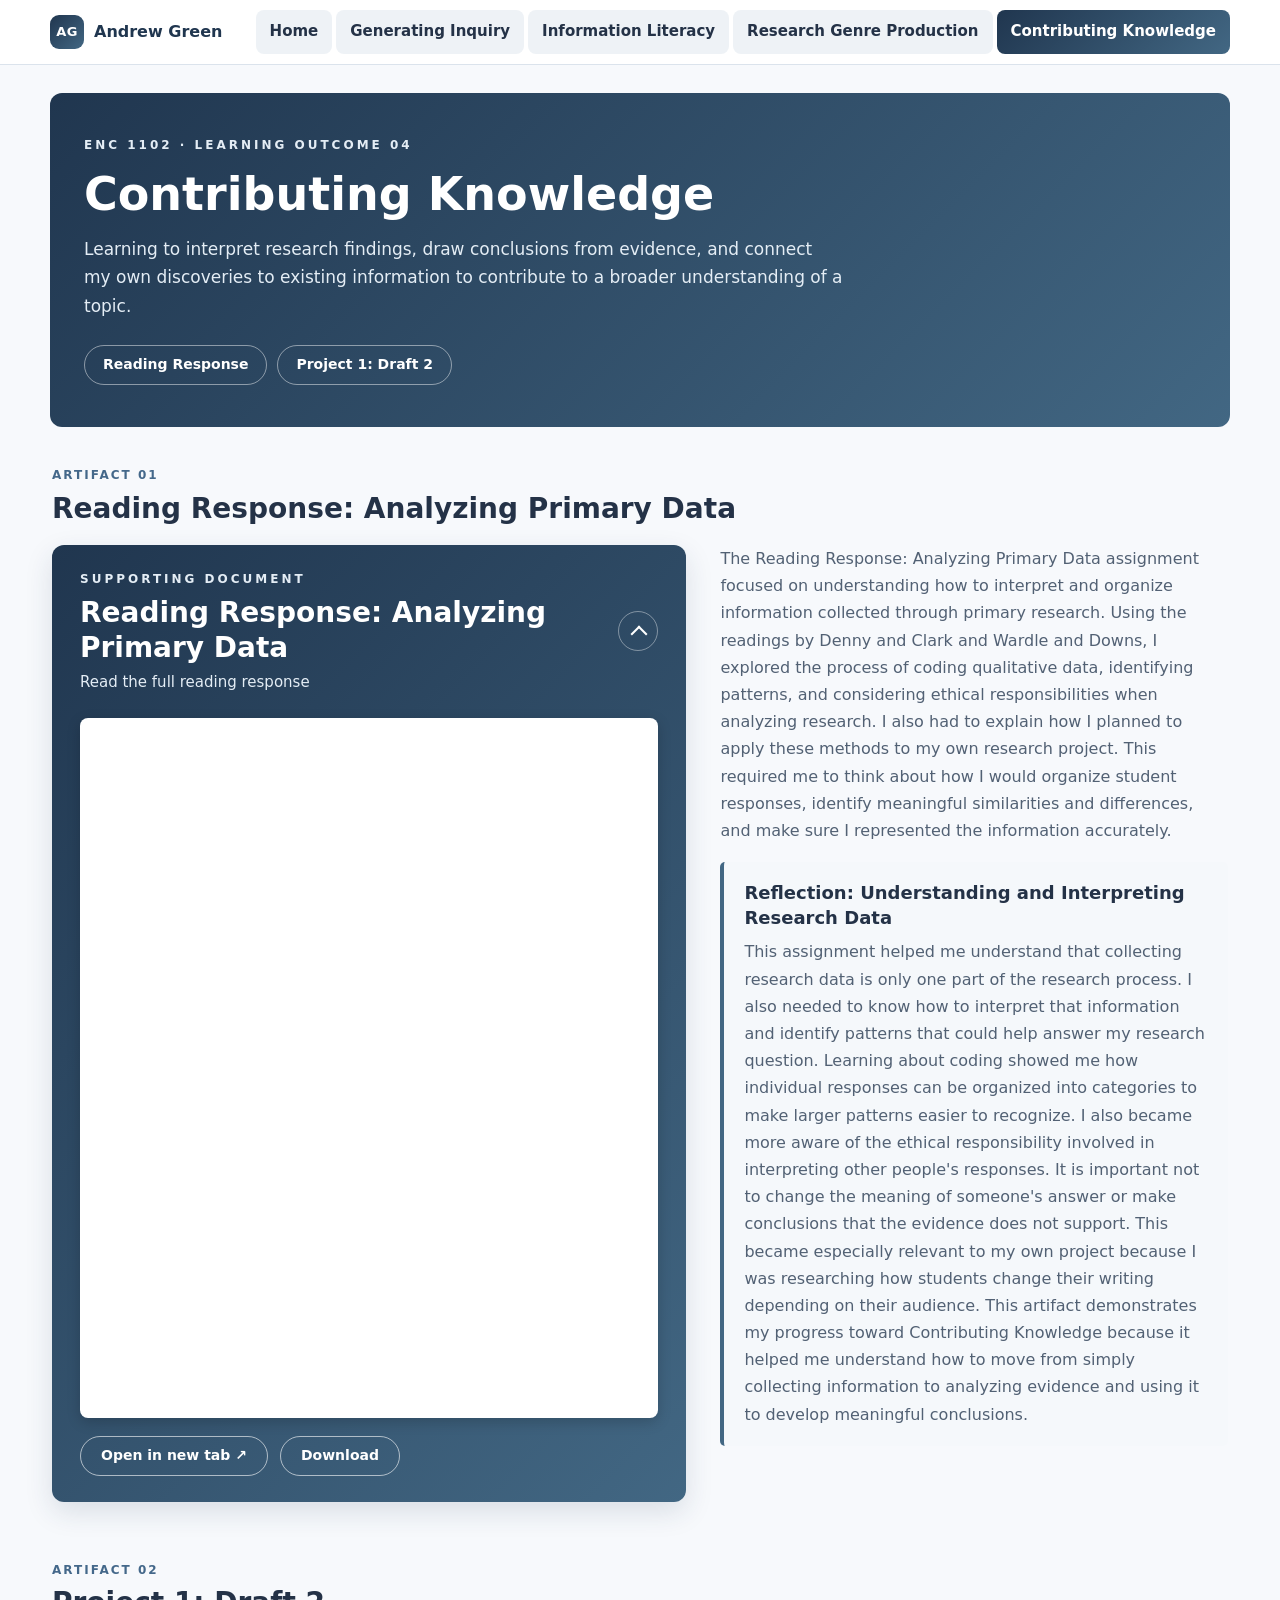
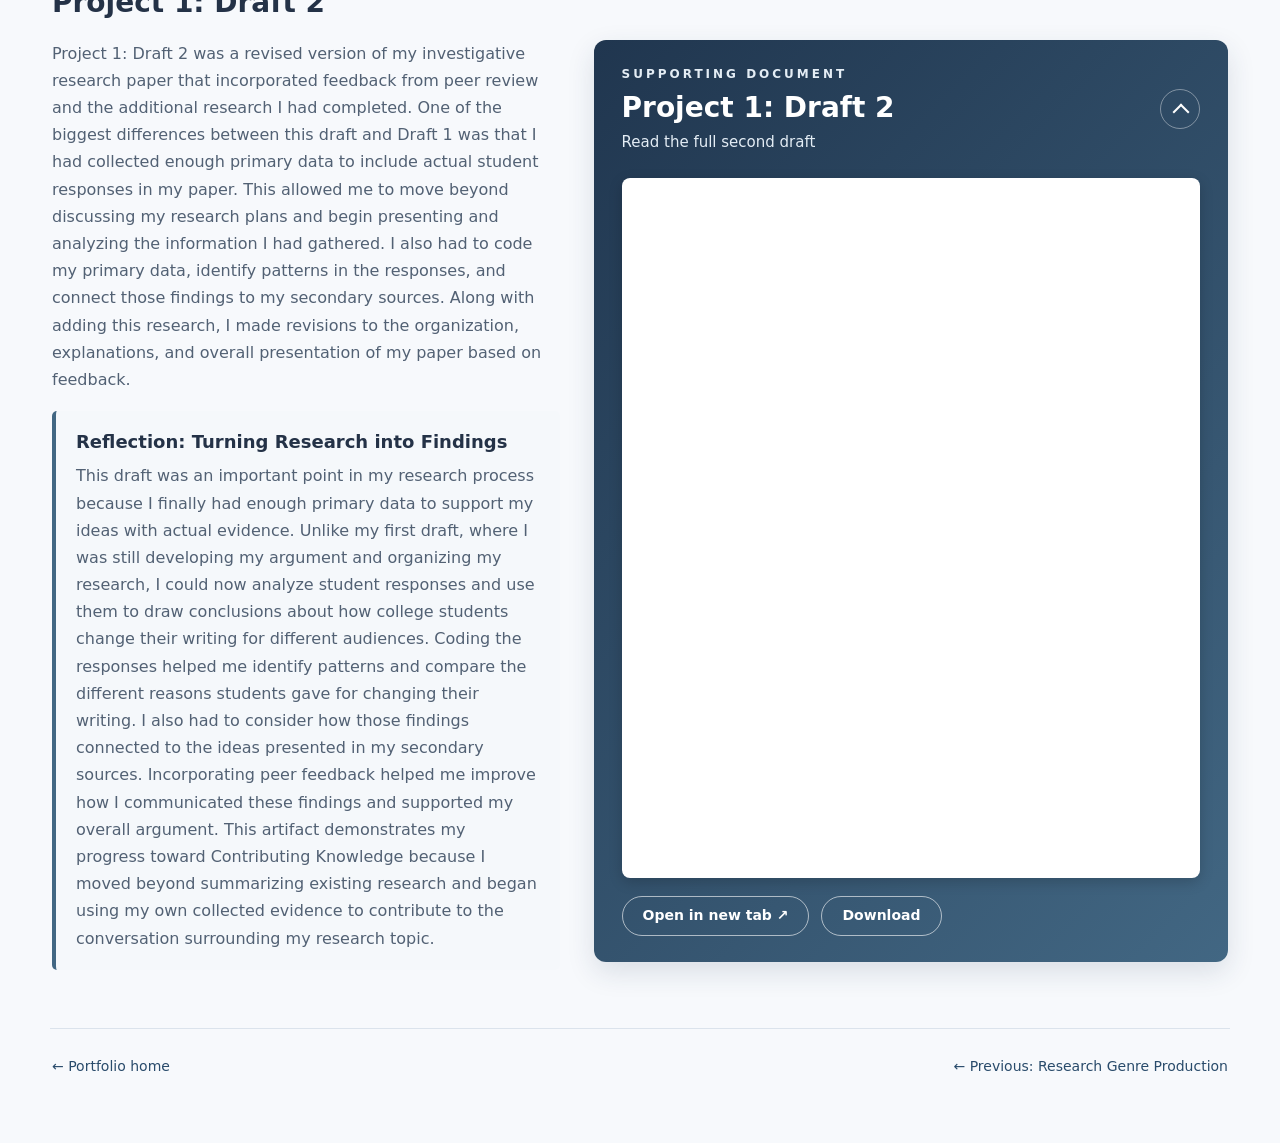
<file: outcome-4.html>
<!doctype html>
<html lang="en">
  <head>
    <meta charset="utf-8" />
    <meta name="viewport" content="width=device-width, initial-scale=1" />
    <title>Contributing Knowledge | Andrew Green</title>
    <meta
      name="description"
      content="ENC 1102 Learning Outcome 4: Contributing Knowledge."
    />
    <meta name="theme-color" content="#20364f" />
    <meta property="og:type" content="website" />
    <meta property="og:title" content="Contributing Knowledge | Andrew Green" />
    <meta
      property="og:description"
      content="ENC 1102 Learning Outcome 4: Contributing Knowledge."
    />
    <link rel="icon" type="image/x-icon" href="favicon.ico" />
    <script>
      document.documentElement.className += " js";
    </script>
    <link rel="stylesheet" href="style.css?v=20261103" />
    <script src="assets/site.js?v=20261103" defer></script>
  </head>
  <body id="top">
    <a class="skip-link" href="#main">Skip to content</a>
    <header class="site-header">
      <div class="nav-inner">
        <a class="brand" href="index.html"
          ><span class="brand-mark" aria-hidden="true">AG</span
          ><span>Andrew Green</span></a
        >
        <button
          class="nav-toggle"
          type="button"
          aria-expanded="false"
          aria-controls="site-nav"
          aria-label="Menu"
        >
          <span class="bars" aria-hidden="true"></span>
        </button>
        <nav class="site-nav" id="site-nav" aria-label="Main">
          <a href="index.html">Home</a
          ><a href="outcome-1.html">Generating Inquiry</a
          ><a href="outcome-2.html">Information Literacy</a
          ><a href="outcome-3.html">Research Genre Production</a
          ><a href="outcome-4.html" aria-current="page">Contributing Knowledge</a>
        </nav>
      </div>
    </header>
    <div class="site-shell">
      <div class="hero">
        <p class="eyebrow">ENC 1102 · LEARNING OUTCOME 04</p>
        <h1>Contributing Knowledge</h1>
        <p class="hero-lede">
          Learning to interpret research findings, draw conclusions from evidence, and connect my own discoveries to existing information to contribute to a broader understanding of a topic.
        </p>
        <nav class="jump" aria-label="On this page">
          <a href="#reading-response">Reading Response</a
          ><a href="#project-1-draft-2">Project 1: Draft 2</a>
        </nav>
      </div>

      <main id="main" tabindex="-1">
        <section
          class="artifact"
          id="reading-response"
          aria-labelledby="h-reading-response"
        >
          <div class="artifact-head">
            <p class="section-label">ARTIFACT 01</p>
            <h2 id="h-reading-response">Reading Response: Analyzing Primary Data</h2>
          </div>
          <div class="split">
            <div class="split-media">
              <details class="doc-panel" open>
                <summary>
                  <span
                    ><span class="doc-eyebrow">SUPPORTING DOCUMENT</span
                    ><span class="doc-title">Reading Response: Analyzing Primary Data</span
                    ><span class="doc-sub"
                      >Read the full reading response</span
                    ></span
                  ><span class="doc-chevron" aria-hidden="true"></span>
                </summary>
                <div class="doc-body">
                  <iframe
                    class="doc-frame"
                    src="assets/pdfs/reading-response-primary-data.pdf?v=20261103#view=FitH"
                    title="Reading Response: Analyzing Primary Data document"
                    loading="lazy"
                  ></iframe>
                  <div class="doc-actions">
                    <a
                      href="assets/pdfs/reading-response-primary-data.pdf"
                      target="_blank"
                      rel="noopener"
                      >Open in new tab ↗</a
                    ><a href="assets/pdfs/reading-response-primary-data.pdf" download
                      >Download</a
                    >
                  </div>
                </div>
              </details>
            </div>
            <div class="split-text">
              <p class="artifact-description">
                The Reading Response: Analyzing Primary Data assignment focused on understanding how to interpret and organize information collected through primary research. Using the readings by Denny and Clark and Wardle and Downs, I explored the process of coding qualitative data, identifying patterns, and considering ethical responsibilities when analyzing research. I also had to explain how I planned to apply these methods to my own research project. This required me to think about how I would organize student responses, identify meaningful similarities and differences, and make sure I represented the information accurately.
              </p>
              <div class="reflection">
                <h3>Reflection: Understanding and Interpreting Research Data</h3>
                <p>
                  This assignment helped me understand that collecting research data is only one part of the research process. I also needed to know how to interpret that information and identify patterns that could help answer my research question. Learning about coding showed me how individual responses can be organized into categories to make larger patterns easier to recognize. I also became more aware of the ethical responsibility involved in interpreting other people's responses. It is important not to change the meaning of someone's answer or make conclusions that the evidence does not support. This became especially relevant to my own project because I was researching how students change their writing depending on their audience. This artifact demonstrates my progress toward Contributing Knowledge because it helped me understand how to move from simply collecting information to analyzing evidence and using it to develop meaningful conclusions.
                </p>
              </div>
            </div>
          </div>
        </section>

        <section
          class="artifact"
          id="project-1-draft-2"
          aria-labelledby="h-project-1-draft-2"
        >
          <div class="artifact-head">
            <p class="section-label">ARTIFACT 02</p>
            <h2 id="h-project-1-draft-2">Project 1: Draft 2</h2>
          </div>
          <div class="split flip">
            <div class="split-media">
              <details class="doc-panel" open>
                <summary>
                  <span
                    ><span class="doc-eyebrow">SUPPORTING DOCUMENT</span
                    ><span class="doc-title">Project 1: Draft 2</span
                    ><span class="doc-sub"
                      >Read the full second draft</span
                    ></span
                  ><span class="doc-chevron" aria-hidden="true"></span>
                </summary>
                <div class="doc-body">
                  <iframe
                    class="doc-frame"
                    src="assets/pdfs/project-1-draft-2.pdf?v=20261103#view=FitH"
                    title="Project 1: Draft 2 document"
                    loading="lazy"
                  ></iframe>
                  <div class="doc-actions">
                    <a
                      href="assets/pdfs/project-1-draft-2.pdf"
                      target="_blank"
                      rel="noopener"
                      >Open in new tab ↗</a
                    ><a href="assets/pdfs/project-1-draft-2.pdf" download
                      >Download</a
                    >
                  </div>
                </div>
              </details>
            </div>
            <div class="split-text">
              <p class="artifact-description">
                Project 1: Draft 2 was a revised version of my investigative research paper that incorporated feedback from peer review and the additional research I had completed. One of the biggest differences between this draft and Draft 1 was that I had collected enough primary data to include actual student responses in my paper. This allowed me to move beyond discussing my research plans and begin presenting and analyzing the information I had gathered. I also had to code my primary data, identify patterns in the responses, and connect those findings to my secondary sources. Along with adding this research, I made revisions to the organization, explanations, and overall presentation of my paper based on feedback.
              </p>
              <div class="reflection">
                <h3>Reflection: Turning Research into Findings</h3>
                <p>
                  This draft was an important point in my research process because I finally had enough primary data to support my ideas with actual evidence. Unlike my first draft, where I was still developing my argument and organizing my research, I could now analyze student responses and use them to draw conclusions about how college students change their writing for different audiences. Coding the responses helped me identify patterns and compare the different reasons students gave for changing their writing. I also had to consider how those findings connected to the ideas presented in my secondary sources. Incorporating peer feedback helped me improve how I communicated these findings and supported my overall argument. This artifact demonstrates my progress toward Contributing Knowledge because I moved beyond summarizing existing research and began using my own collected evidence to contribute to the conversation surrounding my research topic.
                </p>
              </div>
            </div>
          </div>
        </section>
      </main>

      <footer class="site-footer">
        <a href="index.html">← Portfolio home</a
        ><a href="outcome-3.html">← Previous: Research Genre Production</a>
      </footer>
    </div>
    <a class="to-top" href="#top" aria-label="Back to top"
      ><span aria-hidden="true">↑</span></a
    >
  </body>
</html>
</file>
<file: style.css>
:root {
  --navy: #20364f;
  --blue: #426783;
  --ink: #243247;
  --muted: #526174;
  --pale: #f5f8fb;
  --line: #dbe3ec;
  --white: #ffffff;
  --label: #44688a;
  --sticky-offset: 88px;
}

* {
  box-sizing: border-box;
}
html {
  scroll-behavior: smooth;
  scroll-padding-top: 84px;
  -webkit-text-size-adjust: 100%;
}
body {
  margin: 0;
  background: #f7f9fc;
  color: var(--ink);
  font-family:
    system-ui,
    -apple-system,
    "Segoe UI",
    Roboto,
    Arial,
    Helvetica,
    sans-serif;
  line-height: 1.7;
}
a {
  color: #294b6b;
}
:focus-visible {
  outline: 3px solid #2f6fb0;
  outline-offset: 3px;
  border-radius: 3px;
}
main:focus {
  outline: none;
}
.hero :focus-visible,
.doc-panel :focus-visible {
  outline-color: #ffffff;
}

.sr-only {
  position: absolute;
  width: 1px;
  height: 1px;
  overflow: hidden;
  clip: rect(0 0 0 0);
  white-space: nowrap;
}
.skip-link {
  position: absolute;
  left: 12px;
  top: -64px;
  z-index: 100;
  padding: 10px 18px;
  border-radius: 0 0 8px 8px;
  background: var(--navy);
  color: var(--white);
  font-weight: 700;
  text-decoration: none;
  transition: top 0.15s ease;
}
.skip-link:focus {
  top: 0;
}

/* ---------- Site navigation ---------- */
.site-header {
  position: sticky;
  top: 0;
  z-index: 50;
  background: rgba(255, 255, 255, 0.95);
  border-bottom: 1px solid var(--line);
  backdrop-filter: saturate(1.4) blur(8px);
}
.nav-inner {
  display: flex;
  align-items: center;
  justify-content: space-between;
  gap: 16px;
  width: min(1180px, calc(100% - 40px));
  min-height: 64px;
  margin: 0 auto;
}
.brand {
  display: inline-flex;
  align-items: center;
  gap: 10px;
  min-height: 44px;
  color: var(--navy);
  font-weight: 700;
  text-decoration: none;
}
.brand-mark {
  display: grid;
  place-items: center;
  width: 34px;
  height: 34px;
  border-radius: 9px;
  background: linear-gradient(135deg, var(--navy), var(--blue));
  color: var(--white);
  font-size: 13px;
  letter-spacing: 0.5px;
}
.site-nav {
  display: flex;
  align-items: center;
  gap: 4px;
}
.site-nav a {
  display: inline-flex;
  align-items: center;
  min-height: 44px;
  padding: 0 14px;
  border-radius: 8px;
  color: var(--ink);
  font-size: 15px;
  font-weight: 600;
  text-decoration: none;
  background: #eef2f6; /* Subtle grey button look for unselected pages */
  transition:
    background 0.16s ease,
    color 0.16s ease;
}
.site-nav a:hover {
  background: #e2e8f0;
  color: var(--navy);
}
.site-nav a[aria-current="page"] {
  background: linear-gradient(
    135deg,
    var(--navy),
    var(--blue)
  ); /* Full blue gradient on active button */
  color: var(--white);
  box-shadow: none;
}
.nav-toggle {
  display: none;
  width: 44px;
  height: 44px;
  padding: 0;
  cursor: pointer;
  border: 1px solid var(--line);
  border-radius: 8px;
  background: var(--white);
  align-items: center;
  justify-content: center;
}
.bars,
.bars::before,
.bars::after {
  display: block;
  width: 20px;
  height: 2px;
  border-radius: 2px;
  background: var(--navy);
  transition:
    transform 0.2s ease,
    opacity 0.2s ease;
}
.bars {
  position: relative;
}
.bars::before,
.bars::after {
  content: "";
  position: absolute;
  left: 0;
}
.bars::before {
  top: -6px;
}
.bars::after {
  top: 6px;
}
.nav-toggle[aria-expanded="true"] .bars {
  background: transparent;
}
.nav-toggle[aria-expanded="true"] .bars::before {
  top: 0;
  transform: rotate(45deg);
}
.nav-toggle[aria-expanded="true"] .bars::after {
  top: 0;
  transform: rotate(-45deg);
}

/* ---------- Layout ---------- */
.site-shell {
  width: min(1180px, calc(100% - 40px));
  margin: 28px auto 38px;
}
.hero {
  padding: 42px 34px;
  margin-bottom: 38px;
  border-radius: 12px;
  color: var(--white);
  background: linear-gradient(135deg, var(--navy), var(--blue));
}
.eyebrow,
.section-label,
.card-number {
  margin: 0;
  color: var(--label);
  font-size: 12px;
  font-weight: 700;
  letter-spacing: 2px;
}
.hero .eyebrow {
  color: #e4edf5;
  letter-spacing: 3px;
  margin-bottom: 12px;
}
.hero h1 {
  margin: 0 0 12px;
  font-size: clamp(32px, 5vw, 46px);
  line-height: 1.2;
}
.hero-lede {
  max-width: 760px;
  margin: 0;
  color: #e4edf5;
  font-size: 17px;
}
.jump {
  display: flex;
  flex-wrap: wrap;
  gap: 10px;
  margin-top: 24px;
}
.jump a {
  display: inline-flex;
  align-items: center;
  min-height: 40px;
  padding: 0 18px;
  border: 1px solid #ffffff77;
  border-radius: 999px;
  color: var(--white);
  font-size: 14px;
  font-weight: 700;
  text-decoration: none;
  transition:
    background 0.16s ease,
    color 0.16s ease;
}
.jump a:hover {
  background: var(--white);
  color: var(--navy);
}
.stats {
  display: flex;
  flex-wrap: wrap;
  gap: 14px 44px;
  margin: 28px 0 0;
  padding: 0;
  list-style: none;
}
.stats li {
  display: grid;
  line-height: 1.25;
}
.stats strong {
  font-size: 34px;
}
.stats span {
  color: #e4edf5;
  font-size: 14px;
}
main {
  padding: 0 2px;
}
.intro {
  margin: 0 0 30px;
  max-width: 780px;
}
.intro h2 {
  margin: 5px 0 10px;
  font-size: 27px;
  line-height: 1.3;
}
.intro p:last-child,
.artifact-description {
  color: var(--muted);
}

.outcome-grid {
  display: grid;
  grid-template-columns: repeat(2, minmax(0, 1fr));
  gap: 18px;
}
.outcome-card {
  display: flex;
  flex-direction: column;
  min-height: 270px;
  padding: 26px;
  border: 1px solid var(--line);
  border-radius: 10px;
  background: var(--white);
  color: inherit;
  text-decoration: none;
  transition:
    transform 0.16s ease,
    box-shadow 0.16s ease,
    border-color 0.16s ease;
}
.outcome-card:hover {
  transform: translateY(-3px);
  box-shadow: 0 10px 25px #20364f18;
  border-color: #b9cadb;
}
.outcome-card h2 {
  margin: 10px 0 6px;
  font-size: 25px;
  line-height: 1.3;
}
.outcome-card p {
  margin: 0 0 16px;
  color: var(--muted);
}
.chips {
  display: flex;
  flex-wrap: wrap;
  gap: 8px;
  margin: 0 0 18px;
  padding: 0;
  list-style: none;
}
.chips li {
  padding: 3px 12px;
  border-radius: 999px;
  background: #e8eff6;
  color: var(--navy);
  font-size: 13px;
  font-weight: 600;
}
.card-link {
  margin-top: auto;
  color: #294b6b;
  font-weight: 700;
}

/* ---------- Artifacts: media left, text right ---------- */
.artifact {
  margin: 0 0 58px;
  scroll-margin-top: 84px;
}
.artifact-head {
  margin-bottom: 18px;
}
.artifact-head h2 {
  margin: 5px 0 0;
  font-size: 28px;
  line-height: 1.3;
}
.split {
  display: grid;
  grid-template-columns: minmax(0, 1.25fr) minmax(0, 1fr);
  gap: 34px;
  align-items: start;
}
.split-text {
  position: sticky;
  top: var(--sticky-offset);
}
.split-media > * + * {
  margin-top: 18px;
}
.split-text .artifact-description {
  margin: 0 0 18px;
}
.split.two-text {
  grid-template-columns: repeat(2, minmax(0, 1fr));
}
.split.two-text .artifact-description {
  margin: 0;
}
/* Alternate layout: document on the right, writing on the left (desktop only) */
@media (min-width: 901px) {
  .split.flip {
    grid-template-columns: minmax(0, 1fr) minmax(0, 1.25fr);
  }
  .split.flip .split-text {
    order: 1;
  }
  .split.flip .split-media {
    order: 2;
  }
}
.reflection {
  padding: 18px 20px;
  border-left: 4px solid var(--blue);
  border-radius: 5px;
  background: var(--pale);
}
.reflection h3 {
  margin: 0 0 8px;
  font-size: 18px;
  line-height: 1.4;
}
.reflection h2 {
  margin: 0 0 10px;
  font-size: 22px;
}
.reflection p {
  margin: 0;
  color: var(--muted);
}
.pdf-note {
  margin: 14px 0;
  color: var(--muted);
  font-size: 14px;
}
.notice {
  margin: 0;
  color: #b42318;
  font-size: 14px;
  font-weight: 700;
}

/* ---------- Document panels ---------- */
.doc-panel {
  overflow: hidden;
  border-radius: 12px;
  color: var(--white);
  background: linear-gradient(135deg, var(--navy), var(--blue));
  box-shadow: 0 10px 28px #20364f22;
}
.doc-panel summary {
  display: flex;
  align-items: center;
  justify-content: space-between;
  gap: 20px;
  padding: 24px 28px;
  cursor: pointer;
  list-style: none;
}
.doc-panel summary::-webkit-details-marker {
  display: none;
}
.doc-panel summary:hover .doc-chevron {
  background: #ffffff30;
}
.doc-eyebrow {
  display: block;
  margin-bottom: 6px;
  color: #e4edf5;
  font-size: 12px;
  font-weight: 700;
  letter-spacing: 3px;
}
.doc-title {
  display: block;
  font-size: clamp(21px, 2.6vw, 28px);
  font-weight: 700;
  line-height: 1.25;
}
.doc-sub {
  display: block;
  margin-top: 6px;
  color: #e4edf5;
  font-size: 15px;
  line-height: 1.5;
}
.doc-chevron {
  position: relative;
  flex: none;
  width: 40px;
  height: 40px;
  border: 1px solid #ffffff66;
  border-radius: 50%;
  transition: background 0.16s ease;
}
.doc-chevron::before {
  content: "";
  position: absolute;
  left: 14px;
  top: 11px;
  width: 10px;
  height: 10px;
  border-right: 2px solid #fff;
  border-bottom: 2px solid #fff;
  transform: rotate(45deg);
  transition: transform 0.2s ease;
}
.doc-panel[open] .doc-chevron::before {
  top: 16px;
  transform: rotate(-135deg);
}
.doc-body {
  padding: 0 28px 26px;
}
.doc-frame {
  display: block;
  width: 100%;
  height: 700px;
  border: 0;
  border-radius: 8px;
  background: var(--white);
  box-shadow: 0 4px 14px #0000002e;
}
.doc-actions {
  display: flex;
  flex-wrap: wrap;
  gap: 12px;
  margin-top: 18px;
}
.doc-actions a {
  display: inline-flex;
  align-items: center;
  min-height: 40px;
  padding: 0 20px;
  border: 1px solid #ffffff99;
  border-radius: 999px;
  color: var(--white);
  font-size: 14px;
  font-weight: 700;
  text-decoration: none;
  transition:
    background 0.16s ease,
    color 0.16s ease;
}
.doc-actions a:hover {
  background: var(--white);
  color: var(--navy);
}

.survey-embed {
  padding: 14px;
  border: 1px solid var(--line);
  border-radius: 12px;
  background: var(--white);
}
.survey-frame {
  display: block;
  width: 100%;
  height: 760px;
  border: 0;
  border-radius: 6px;
  background: var(--pale);
}
.survey-embed .pdf-note {
  margin: 12px 0 0;
}

/* ---------- Sources ---------- */
.source-section {
  margin: 20px 0 28px;
  scroll-margin-top: 84px;
}
.source-section h2 {
  margin: 0 0 8px;
  font-size: 27px;
  line-height: 1.3;
}
.source-grid {
  display: grid;
  grid-template-columns: repeat(auto-fit, minmax(260px, 1fr));
  gap: 14px;
  margin-top: 20px;
}
.source-card {
  padding: 18px;
  border: 1px solid var(--line);
  border-radius: 8px;
  background: var(--white);
  transition:
    transform 0.16s ease,
    box-shadow 0.16s ease;
}
.source-card:hover {
  transform: translateY(-2px);
  box-shadow: 0 8px 20px #20364f14;
}
.source-card > span {
  color: var(--label);
  font-size: 12px;
  font-weight: 700;
}
.source-card h3 {
  margin: 8px 0;
  font-size: 17px;
  line-height: 1.4;
}
.source-card p {
  margin: 0 0 12px;
  color: var(--muted);
  font-size: 14px;
}
.source-card a {
  display: inline-block;
  padding: 4px 0;
  font-size: 14px;
  font-weight: 700;
  text-decoration: none;
}
.source-card a:hover {
  text-decoration: underline;
}
.closing-reflection {
  margin: 30px 0;
  padding: 22px;
  border: 0;
}

.site-footer {
  display: flex;
  justify-content: space-between;
  gap: 16px;
  margin-top: 42px;
  padding: 20px 2px;
  border-top: 1px solid var(--line);
  color: var(--muted);
  font-size: 14px;
}
.site-footer a {
  display: inline-block;
  padding: 6px 0;
  text-decoration: none;
}
.site-footer a:hover {
  text-decoration: underline;
}

.to-top {
  position: fixed;
  right: 20px;
  bottom: 20px;
  z-index: 40;
  display: grid;
  place-items: center;
  width: 48px;
  height: 48px;
  border-radius: 50%;
  background: var(--navy);
  color: var(--white);
  font-size: 22px;
  text-decoration: none;
  box-shadow: 0 6px 18px #20364f44;
  opacity: 0;
  visibility: hidden;
  transform: translateY(8px);
  transition:
    opacity 0.2s ease,
    transform 0.2s ease,
    visibility 0.2s;
}
.to-top.show {
  opacity: 1;
  visibility: visible;
  transform: none;
}
.to-top:hover {
  background: var(--blue);
}

/* ---------- Responsive ---------- */
@media (max-width: 900px) {
  .split,
  .split.two-text {
    grid-template-columns: 1fr;
    gap: 22px;
  }
  .split-text {
    position: static;
    order: -1;
  }
  .doc-frame {
    height: 560px;
  }
}
@media (max-width: 760px) {
  .nav-inner {
    flex-wrap: wrap;
  }
  .site-nav {
    flex-wrap: wrap;
    width: 100%;
    padding-bottom: 8px;
  }
  .js .nav-inner {
    flex-wrap: nowrap;
  }
  .js .nav-toggle {
    display: inline-flex;
  }
  .js .site-nav {
    display: none;
    position: absolute;
    top: 100%;
    left: 0;
    right: 0;
    flex-direction: column;
    align-items: stretch;
    gap: 2px;
    width: auto;
    padding: 8px 20px 14px;
    background: var(--white);
    border-bottom: 1px solid var(--line);
    box-shadow: 0 12px 24px #20364f18;
  }
  .js .site-nav.open {
    display: flex;
  }
}
@media (max-width: 650px) {
  .site-shell {
    width: min(100% - 26px, 1180px);
    margin: 16px auto;
  }
  .hero {
    padding: 30px 22px;
    margin-bottom: 25px;
  }
  .outcome-grid {
    grid-template-columns: 1fr;
  }
  .outcome-card {
    min-height: 0;
  }
  .artifact-head h2 {
    font-size: 24px;
  }
  .site-footer {
    flex-direction: column;
    gap: 4px;
  }
  .doc-panel summary {
    padding: 20px;
  }
  .doc-body {
    padding: 0 14px 18px;
  }
  .doc-frame {
    height: 480px;
  }
  .survey-frame {
    height: 720px;
  }
  .to-top {
    right: 14px;
    bottom: 14px;
  }
}

@media (prefers-reduced-motion: reduce) {
  html {
    scroll-behavior: auto;
  }
  *,
  *::before,
  *::after {
    transition: none !important;
  }
}

@media print {
  .site-header,
  .skip-link,
  .to-top,
  .jump,
  .doc-actions,
  .doc-chevron {
    display: none !important;
  }
  body {
    background: #fff;
  }
  .hero,
  .doc-panel {
    background: none;
    color: #000;
    box-shadow: none;
    border: 1px solid #999;
  }
  .hero-lede,
  .hero .eyebrow,
  .doc-eyebrow,
  .doc-sub,
  .stats span {
    color: #333;
  }
  .doc-frame,
  .survey-frame {
    display: none;
  }
  .split {
    display: block;
  }
  .split-text {
    position: static;
  }
}
</file>
